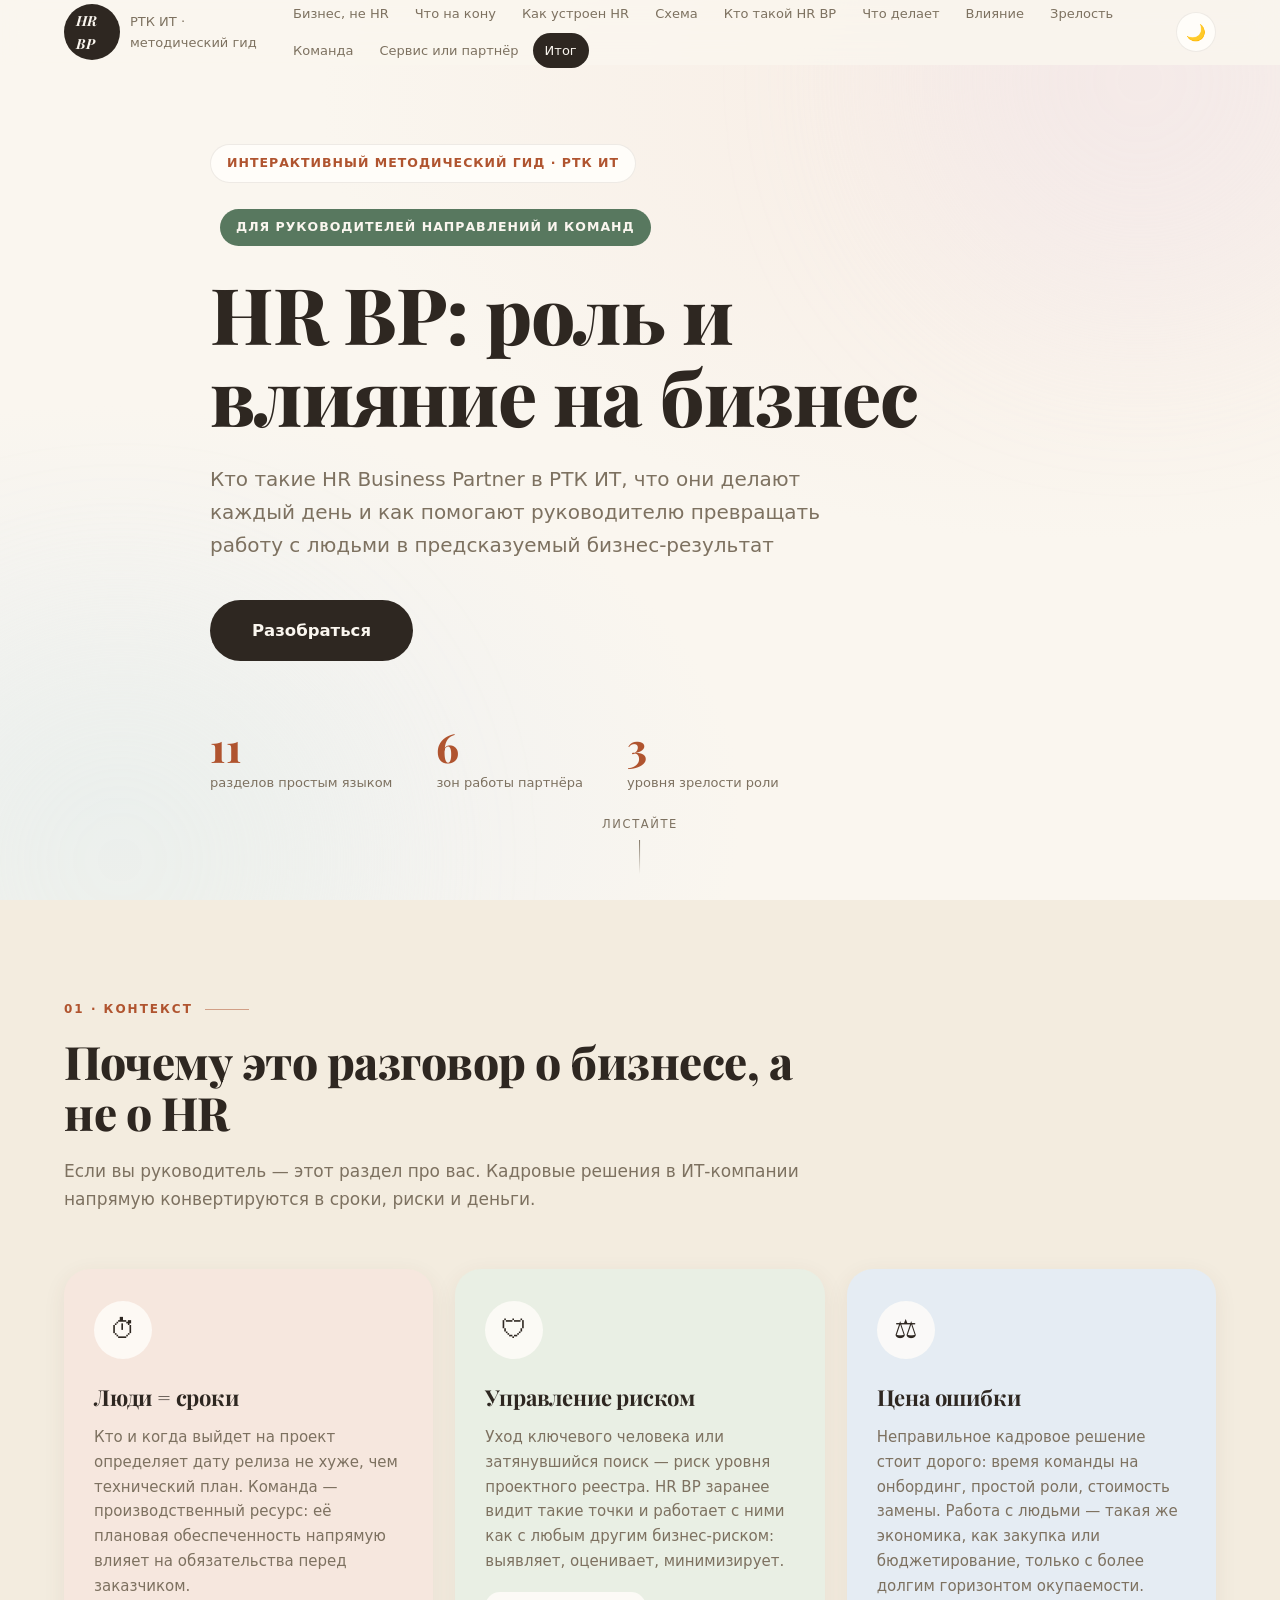
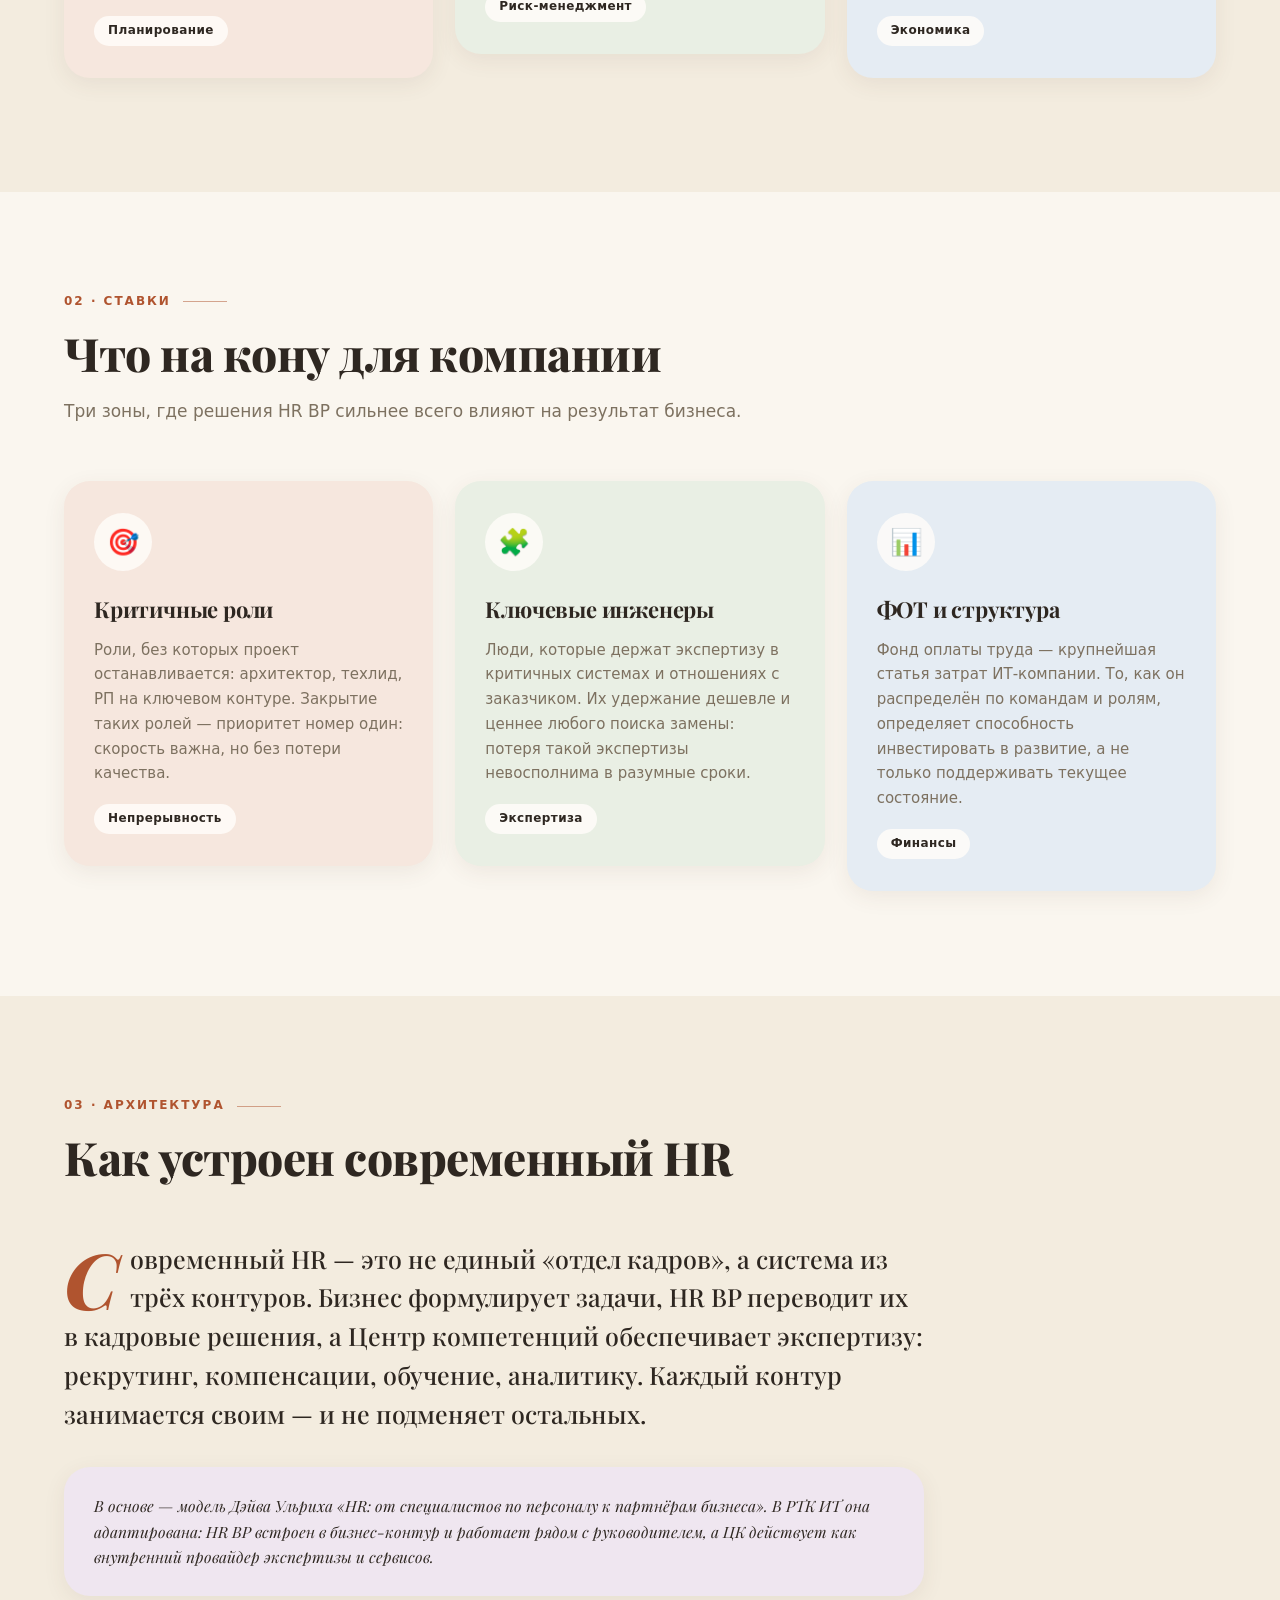
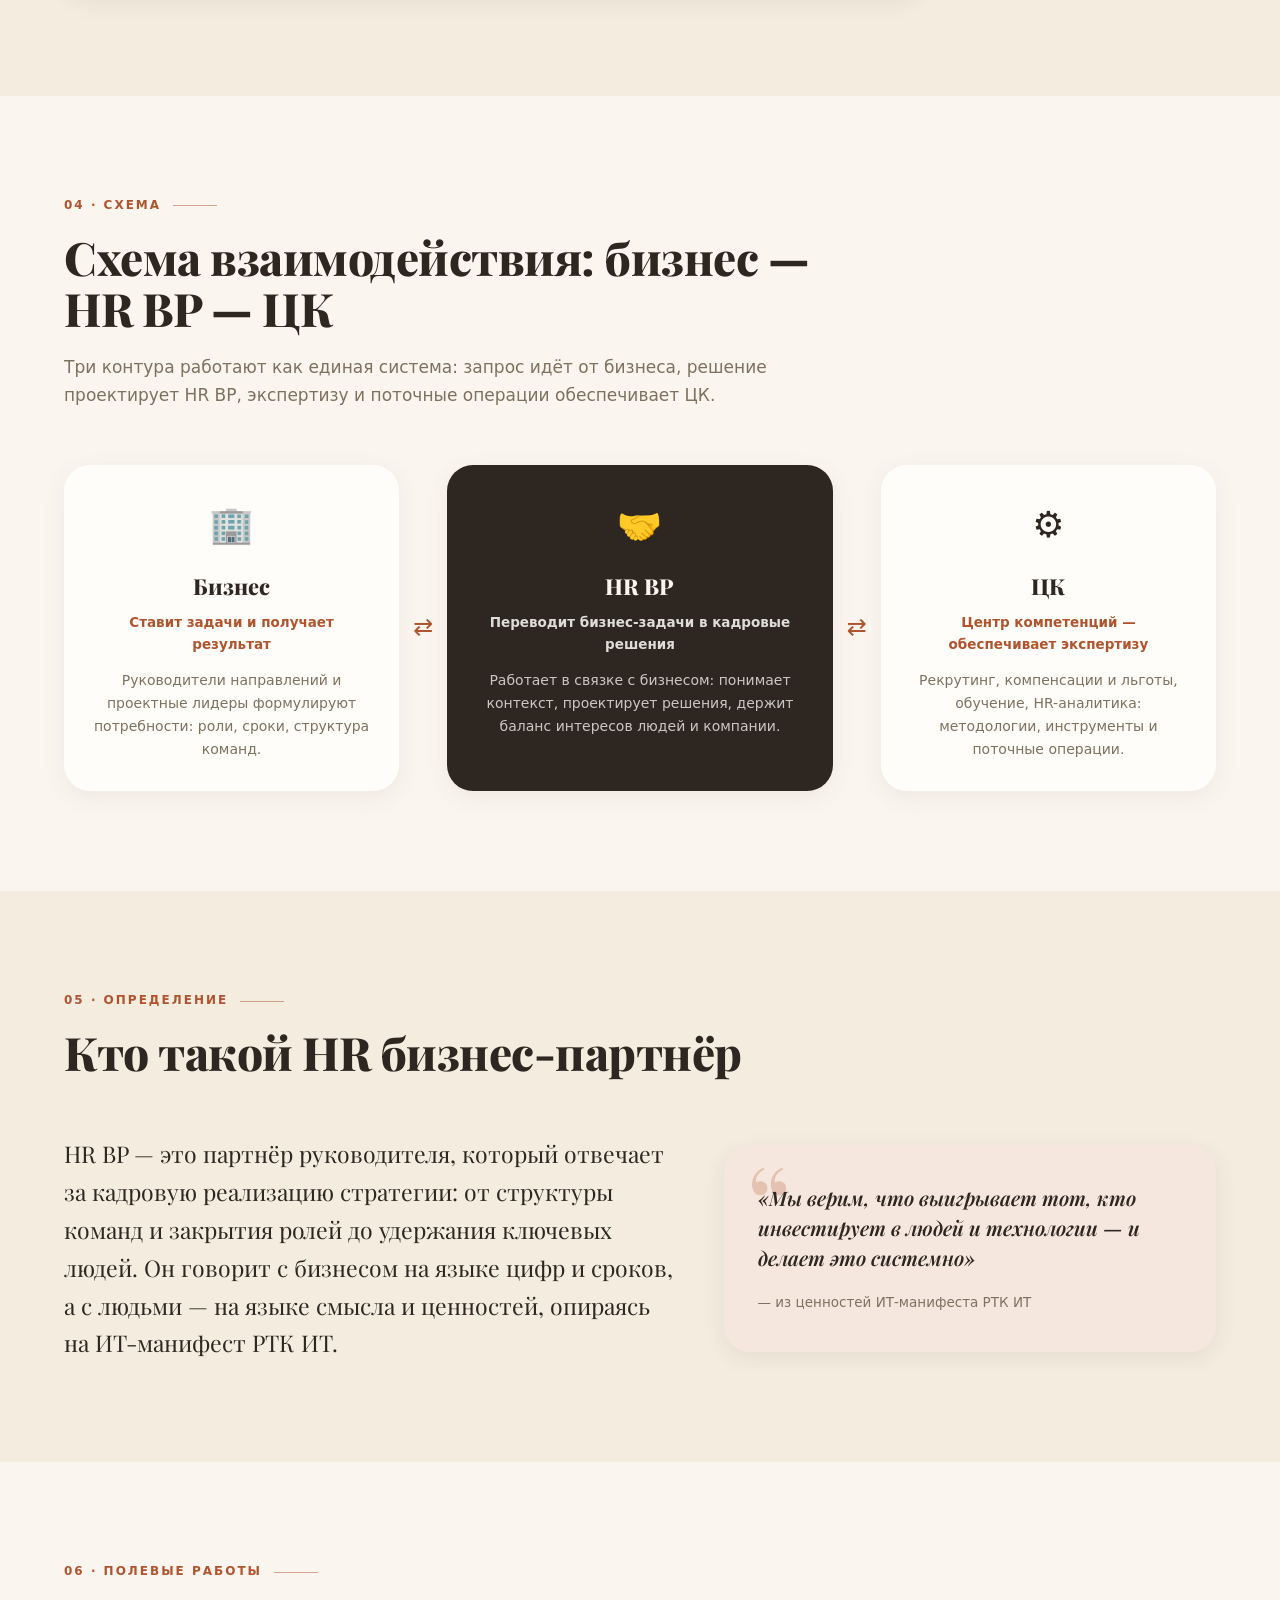
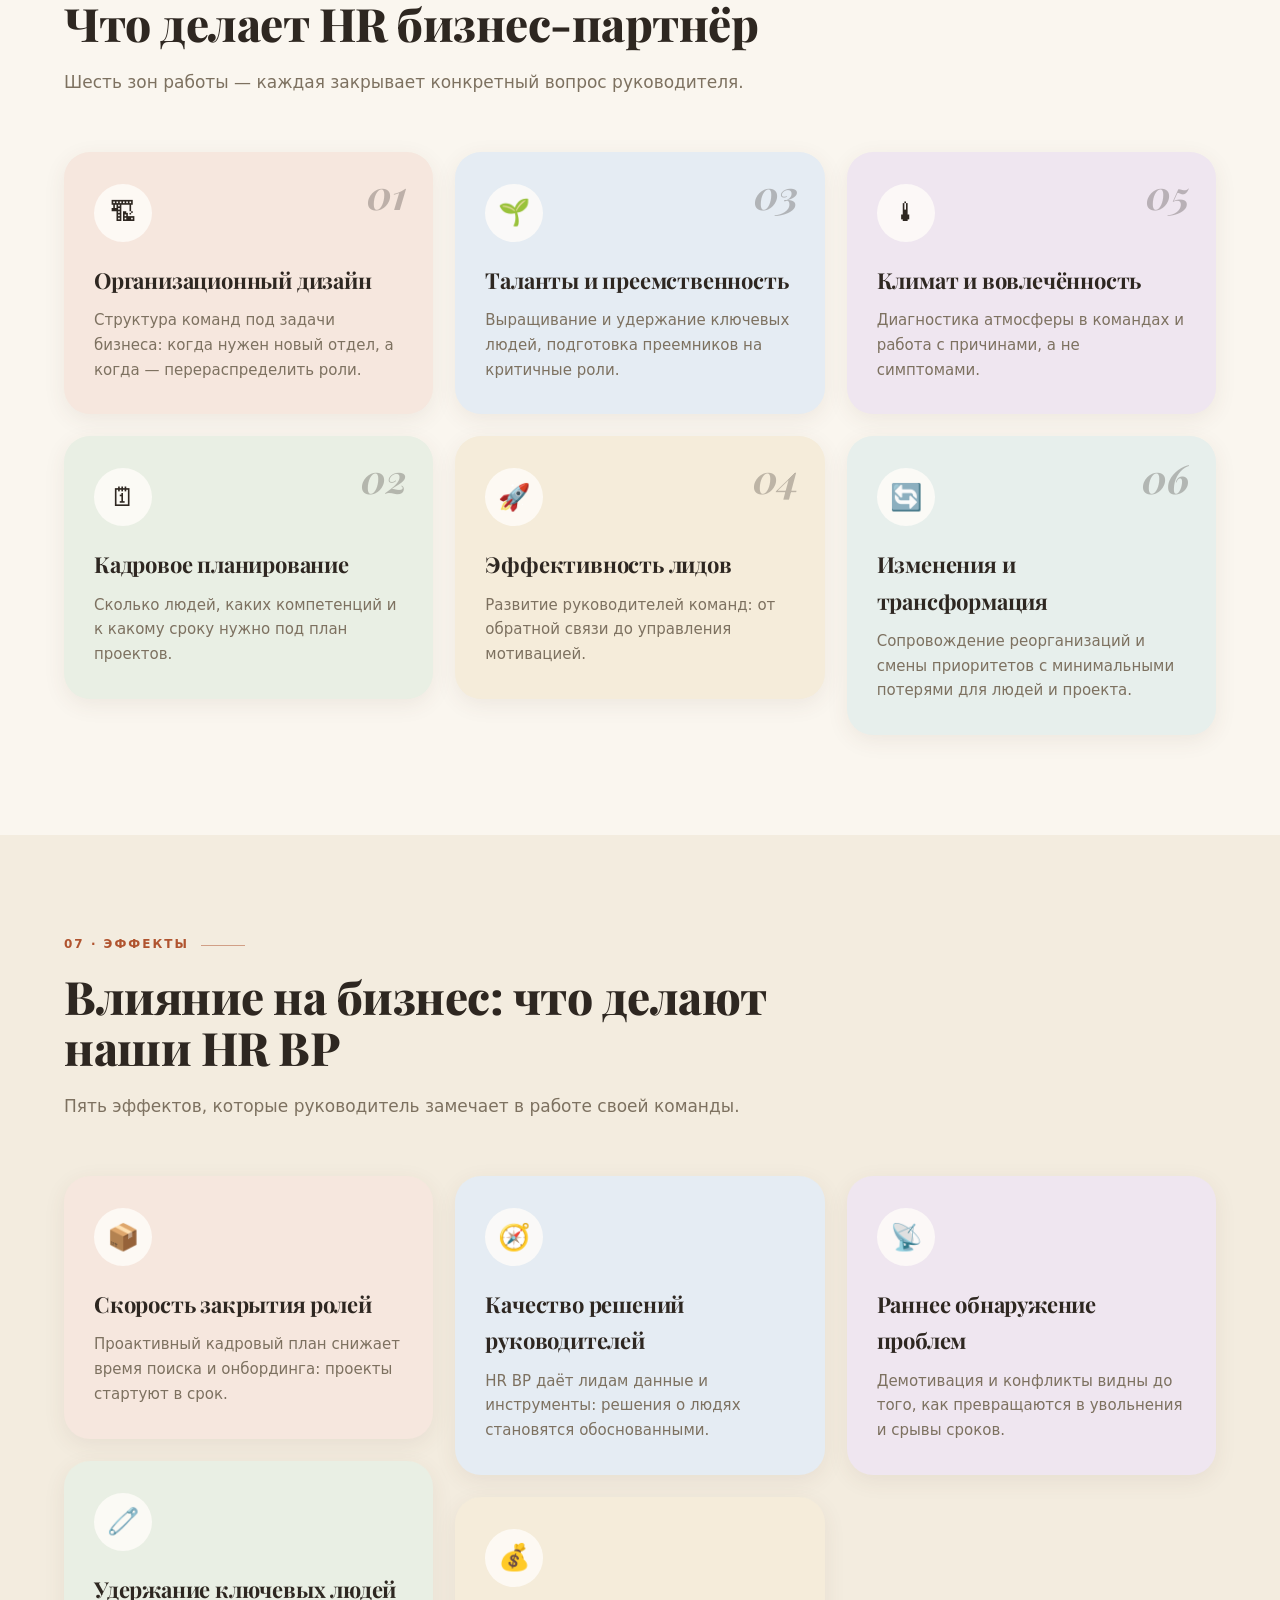
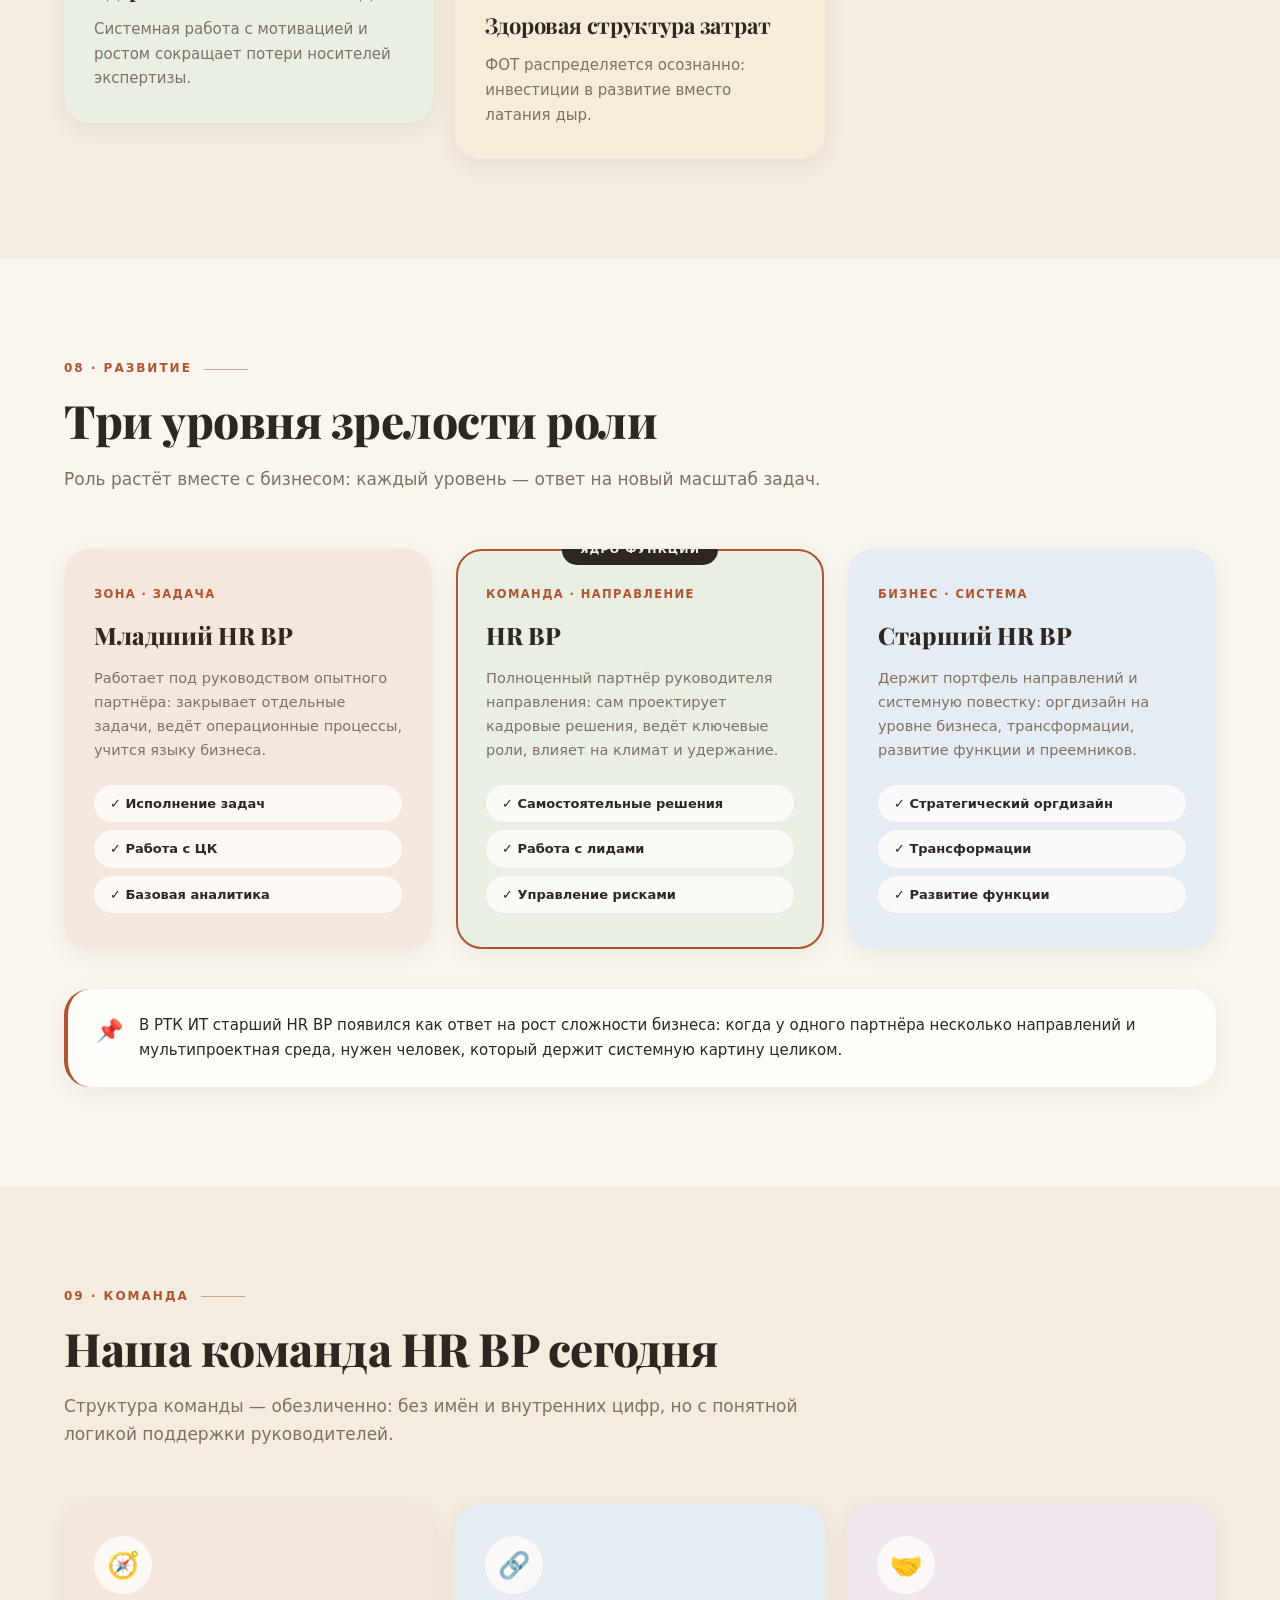
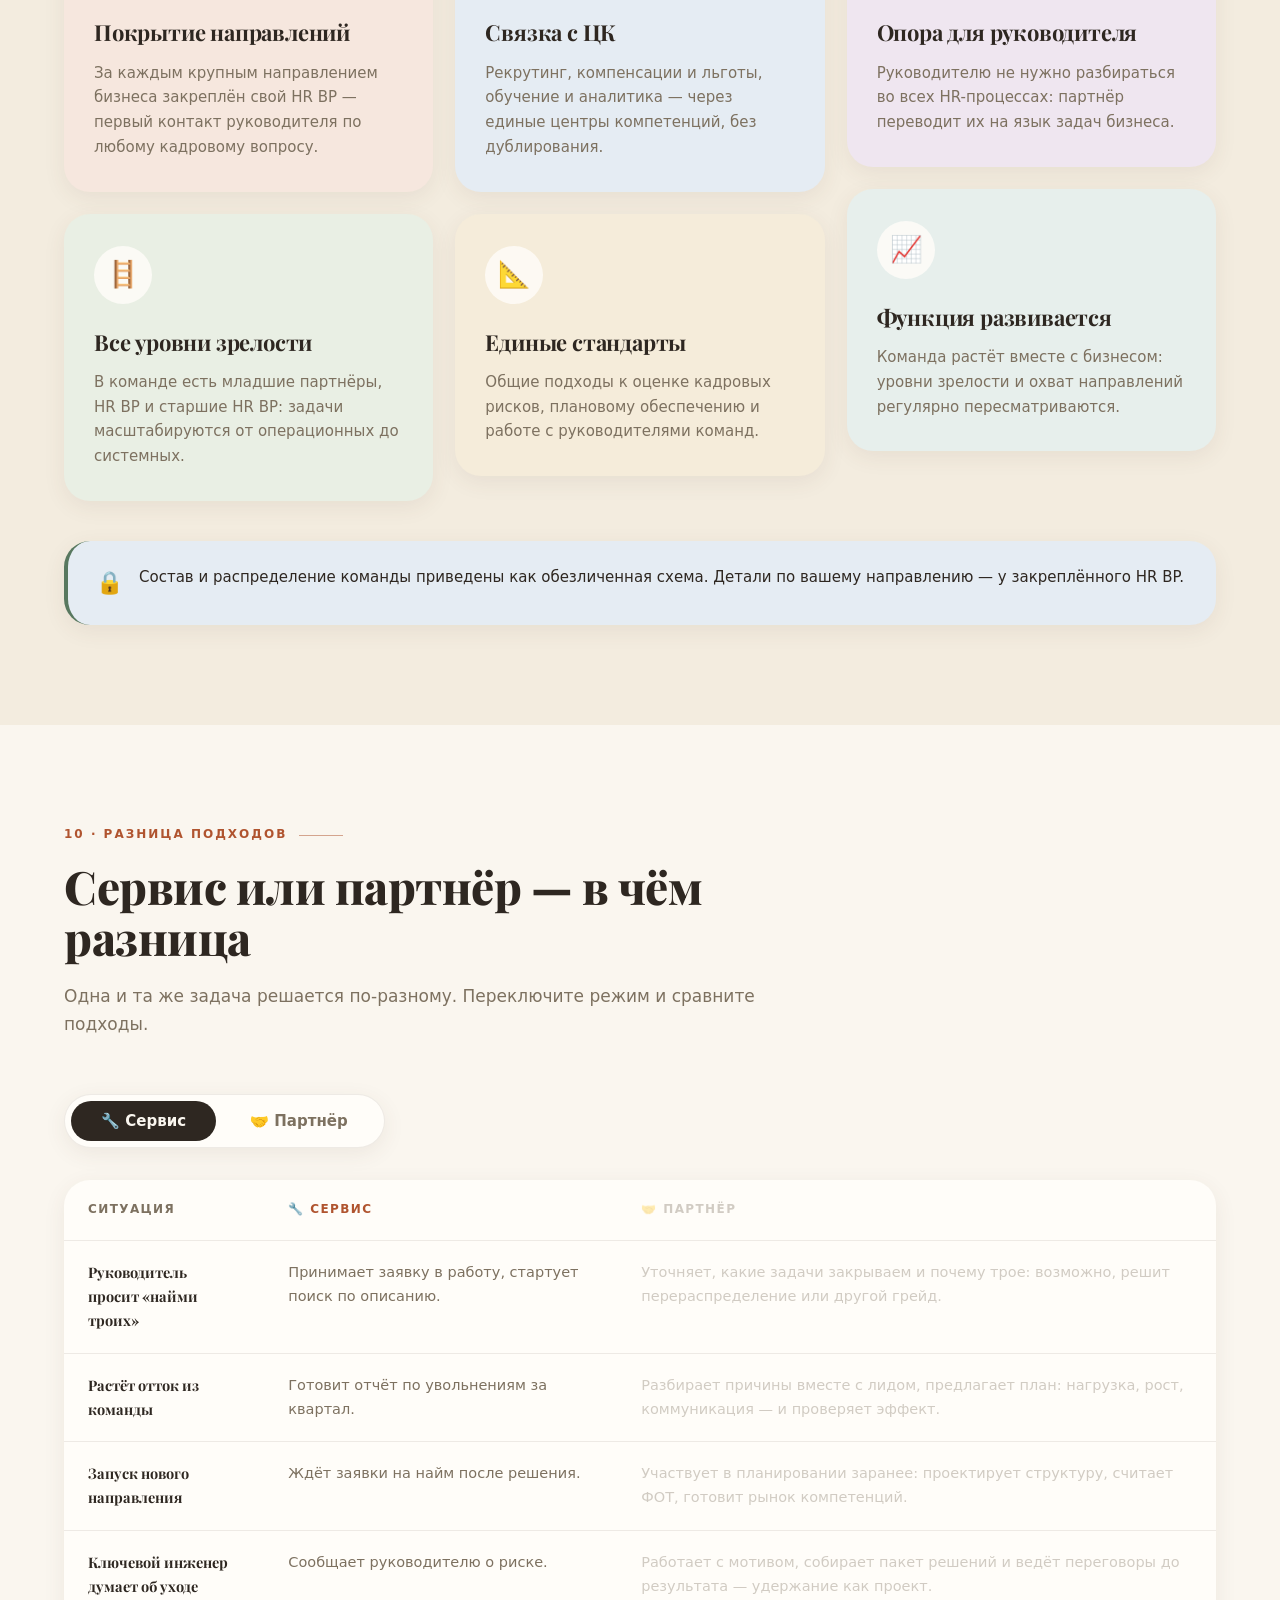
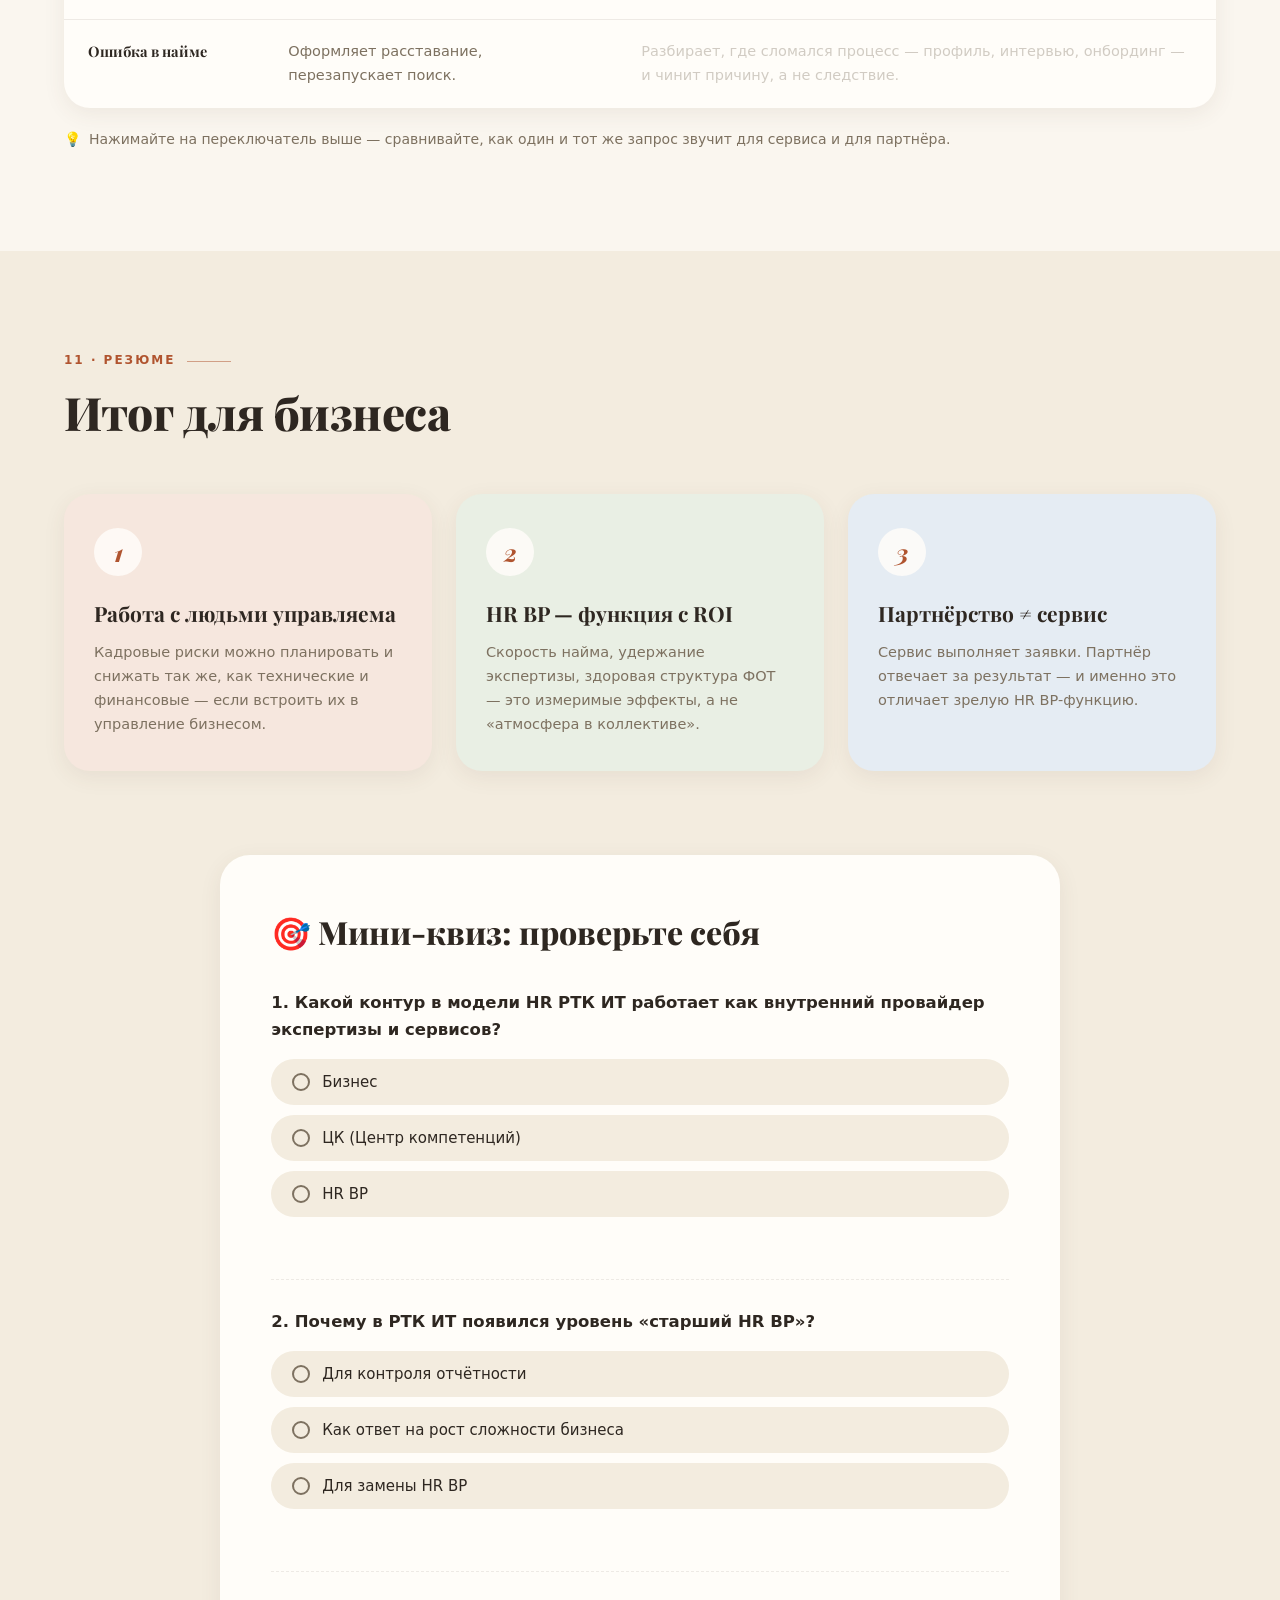
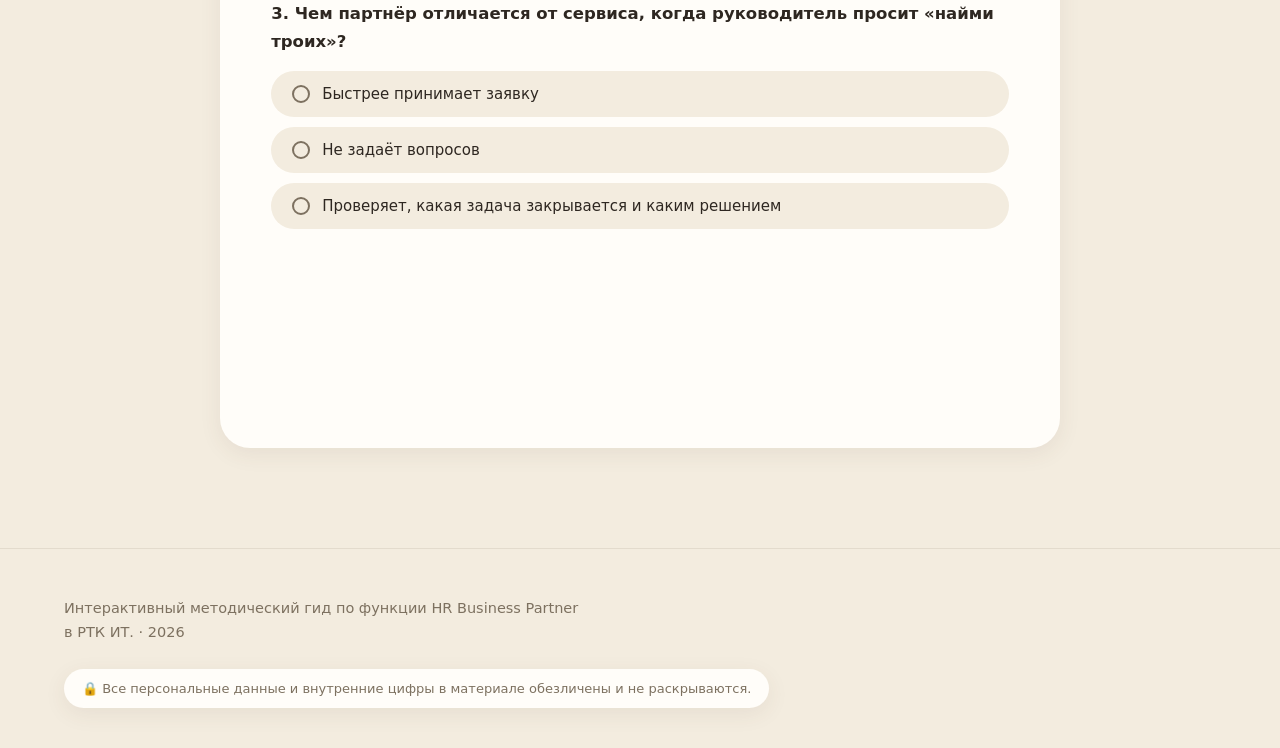
<file: index.html>
<!DOCTYPE html>
<html lang="ru">
<head>
  <meta charset="UTF-8">
  <meta name="viewport" content="width=device-width, initial-scale=1.0">
  <title>HR BP: роль и влияние на бизнес</title>
  <meta name="description" content="Интерактивный методический гид по функции HR Business Partner в РТК ИТ">
  <link rel="preconnect" href="https://fonts.googleapis.com">
  <link rel="preconnect" href="https://fonts.gstatic.com" crossorigin>
  <link href="https://fonts.googleapis.com/css2?family=Playfair+Display:ital,wght@0,500;0,700;0,800;1,600&display=swap" rel="stylesheet">
  <link rel="stylesheet" href="styles.css?v=2">
</head>
<body>
  <div class="progress-bar" id="progressBar"></div>

  <header class="header" id="header">
    <div class="container header__inner">
      <a href="#hero" class="logo">
        <span class="logo__badge">HR BP</span>
        <span class="logo__text">РТК&nbsp;ИТ · методический гид</span>
      </a>
      <nav class="nav" id="nav" aria-label="Разделы"></nav>
      <button class="theme-toggle" id="themeToggle" aria-label="Переключить тему">
        <span class="theme-toggle__icon">🌙</span>
      </button>
      <button class="burger" id="burger" aria-label="Меню">
        <span></span><span></span><span></span>
      </button>
    </div>
  </header>

  <main id="content"></main>

  <footer class="footer" id="footer"></footer>

  <script src="app.js?v=5"></script>
</body>
</html>
</file>
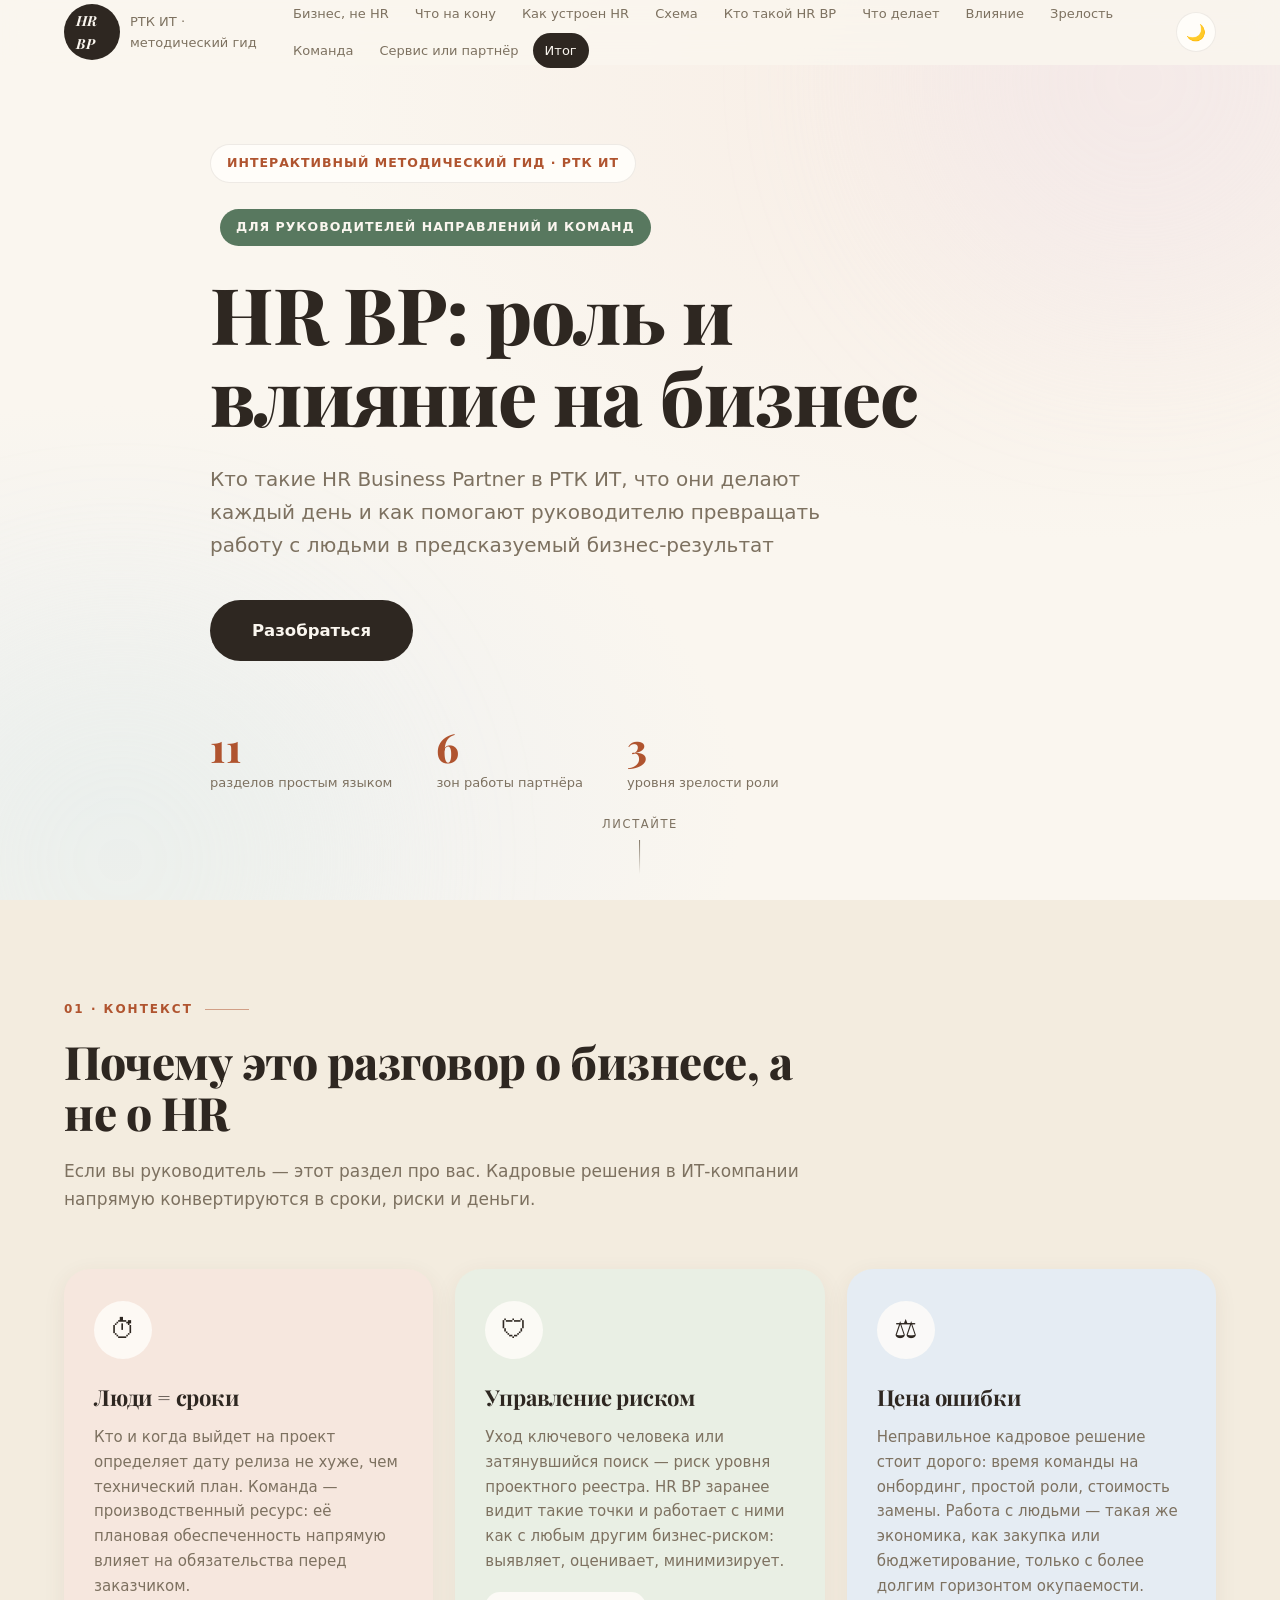
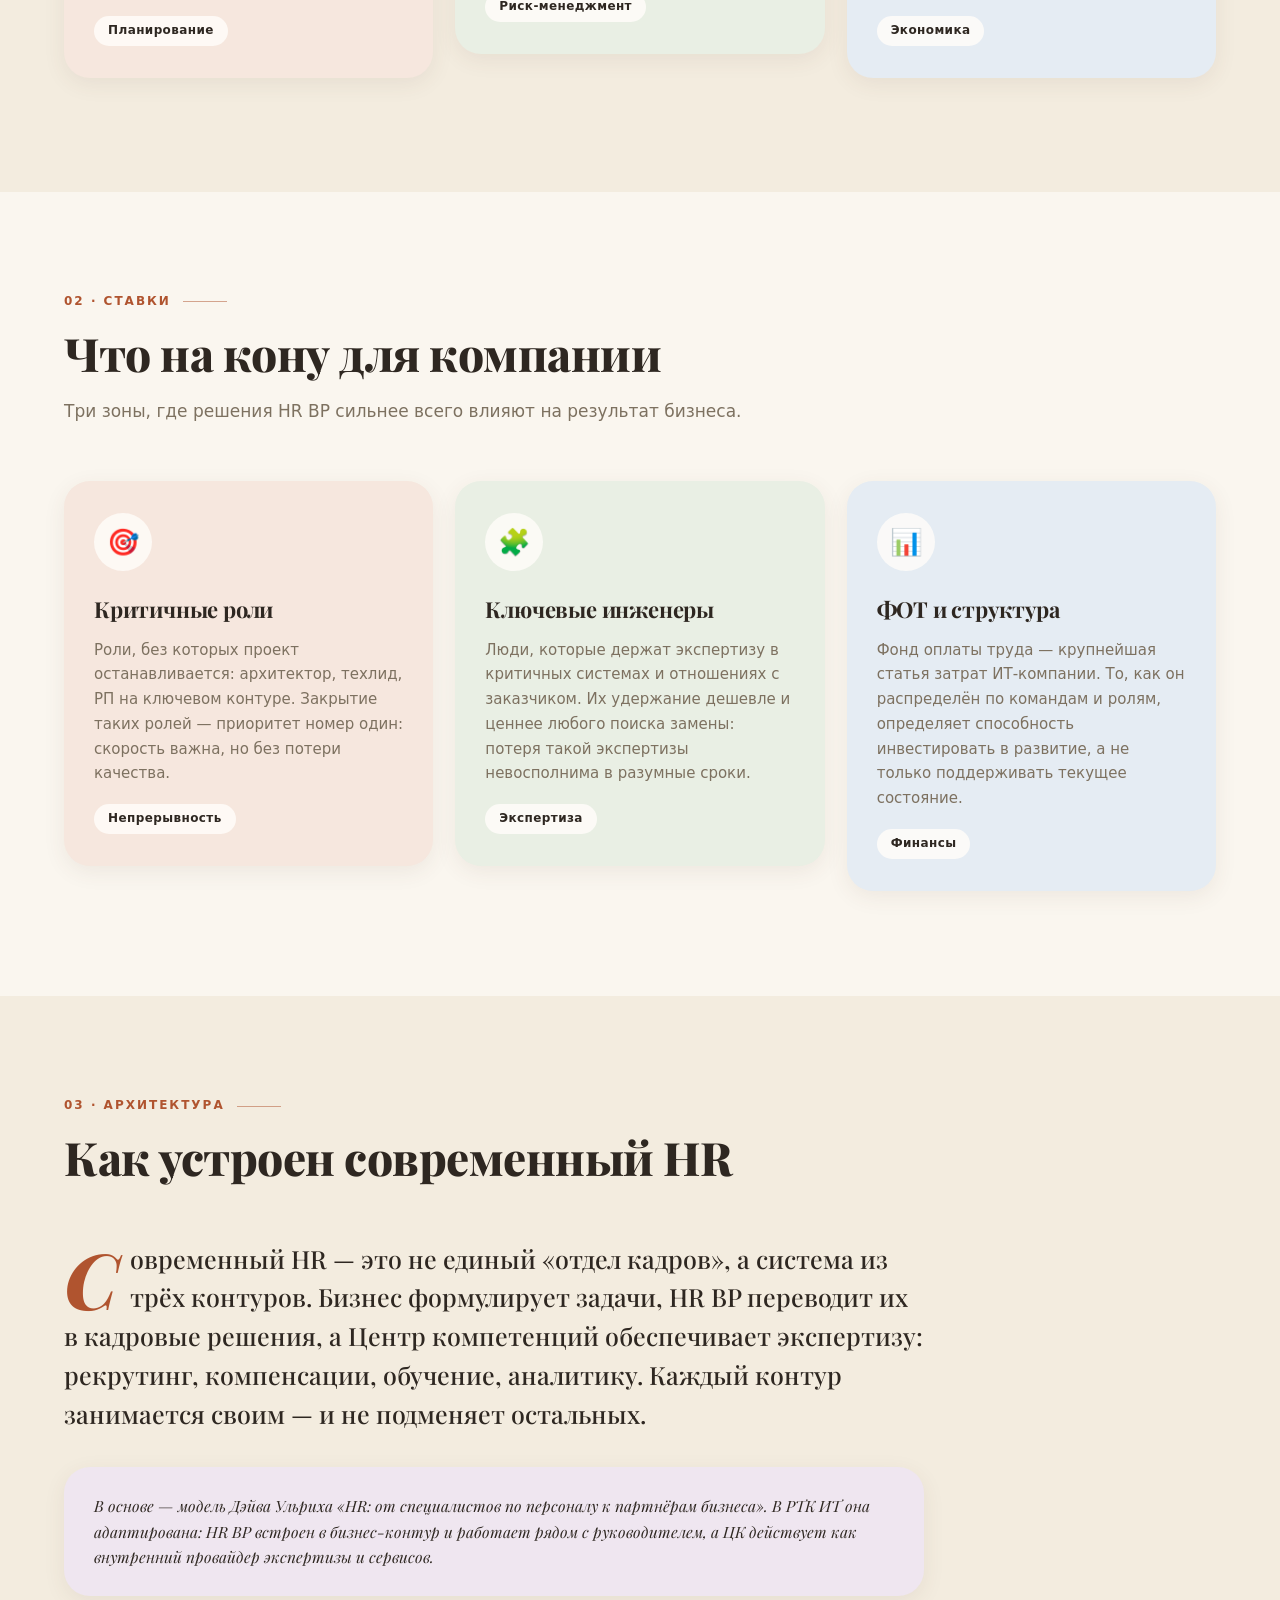
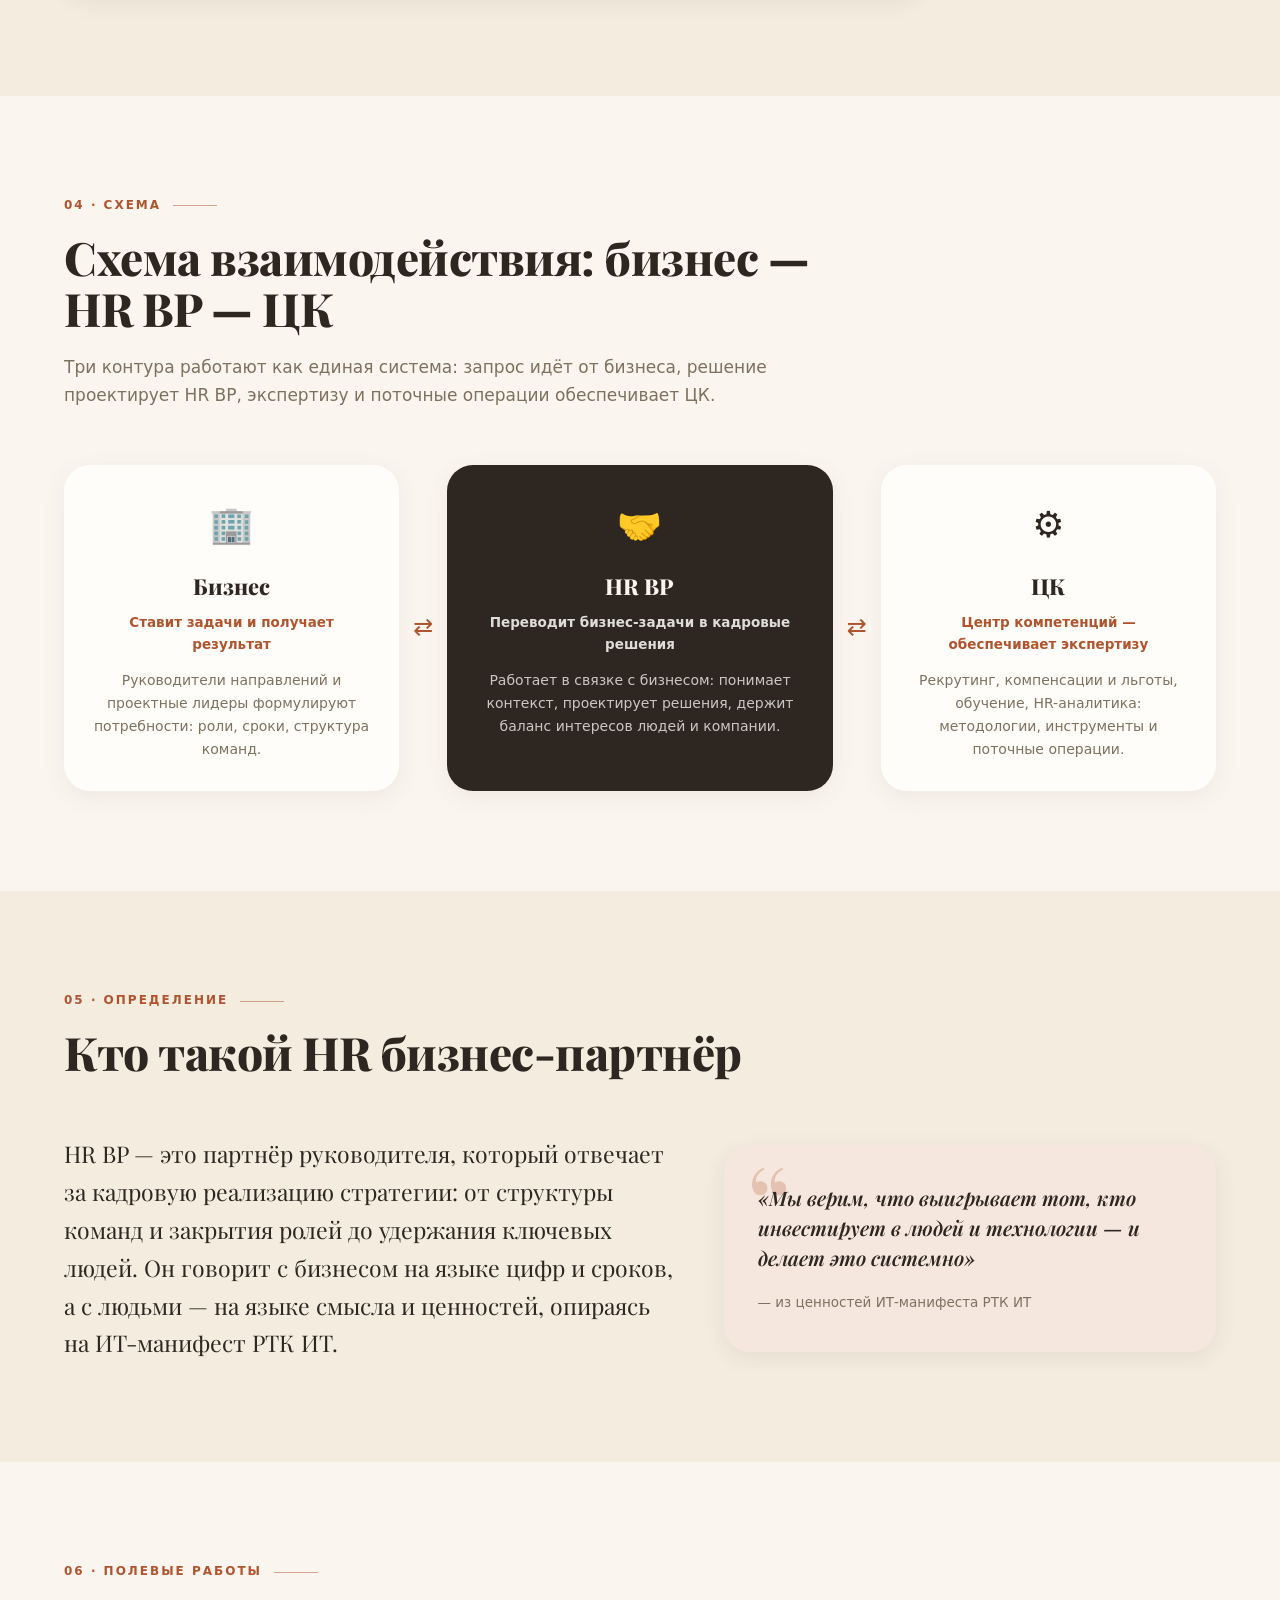
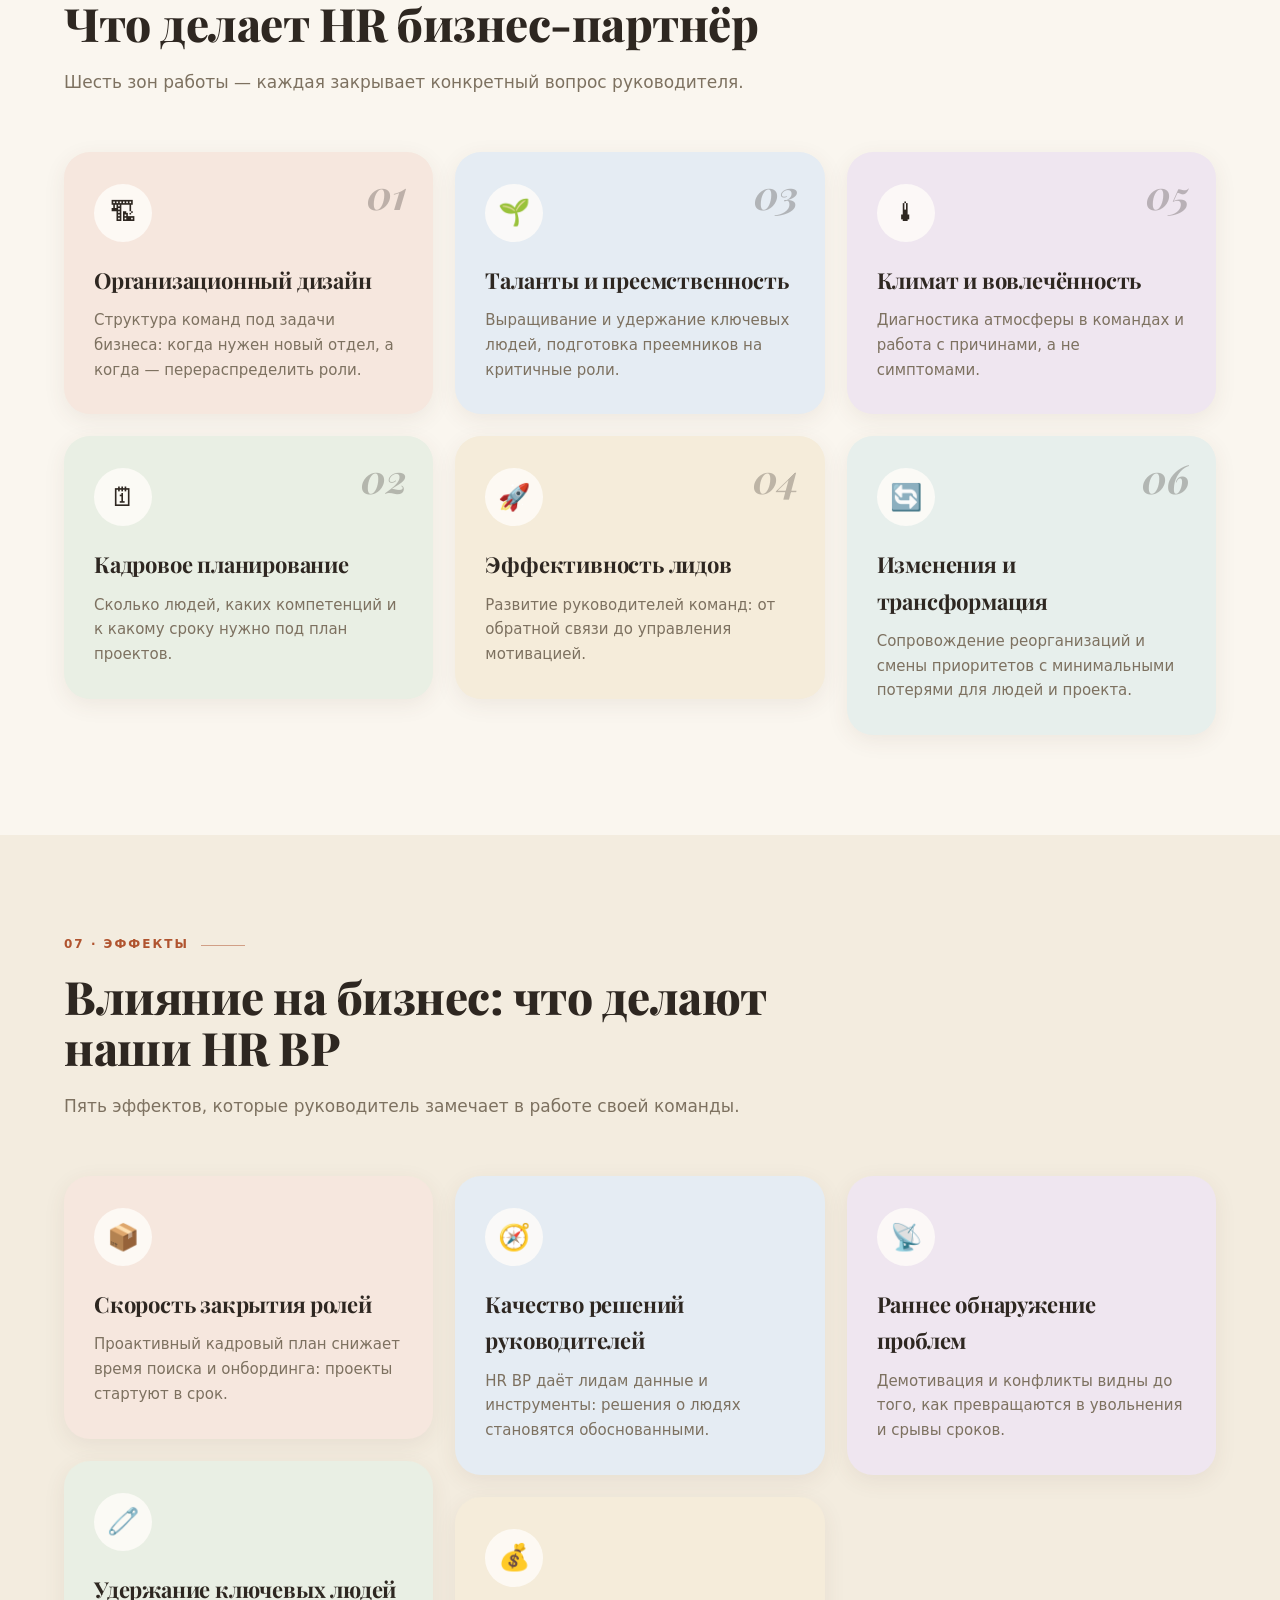
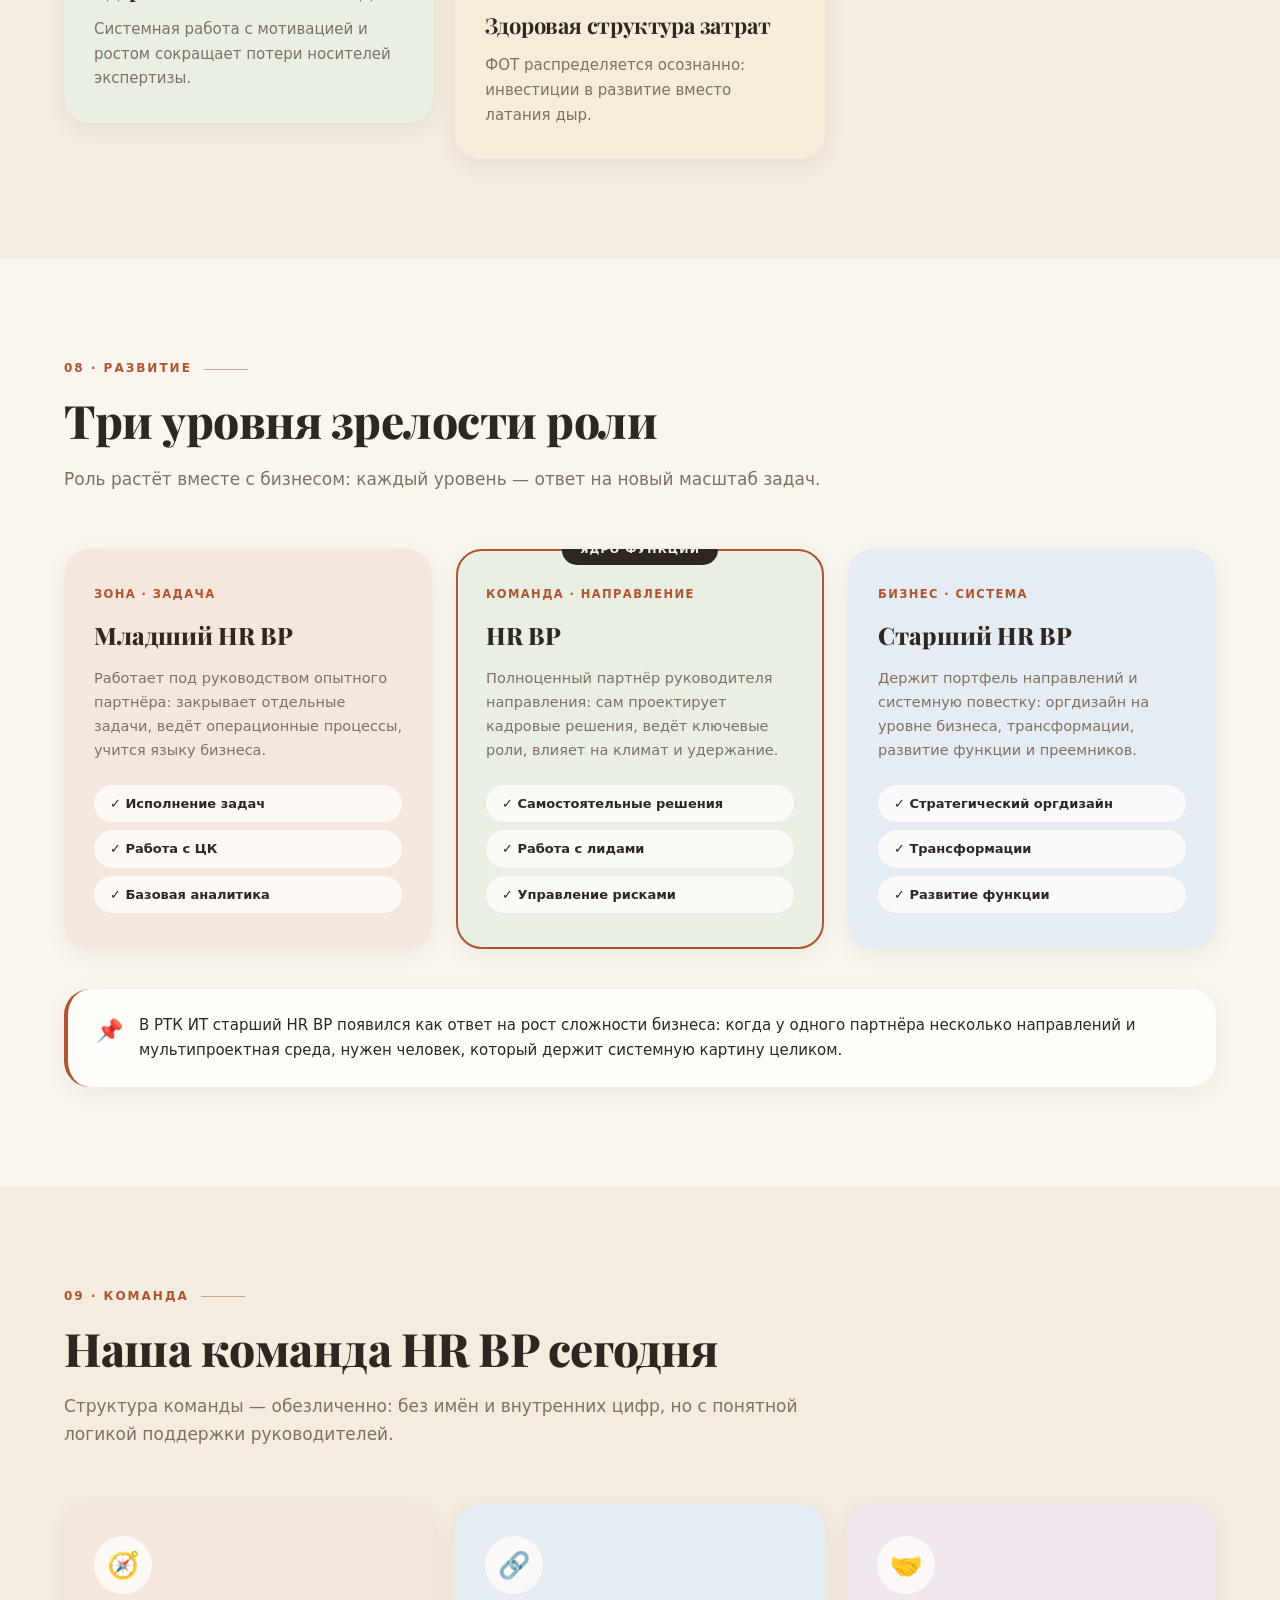
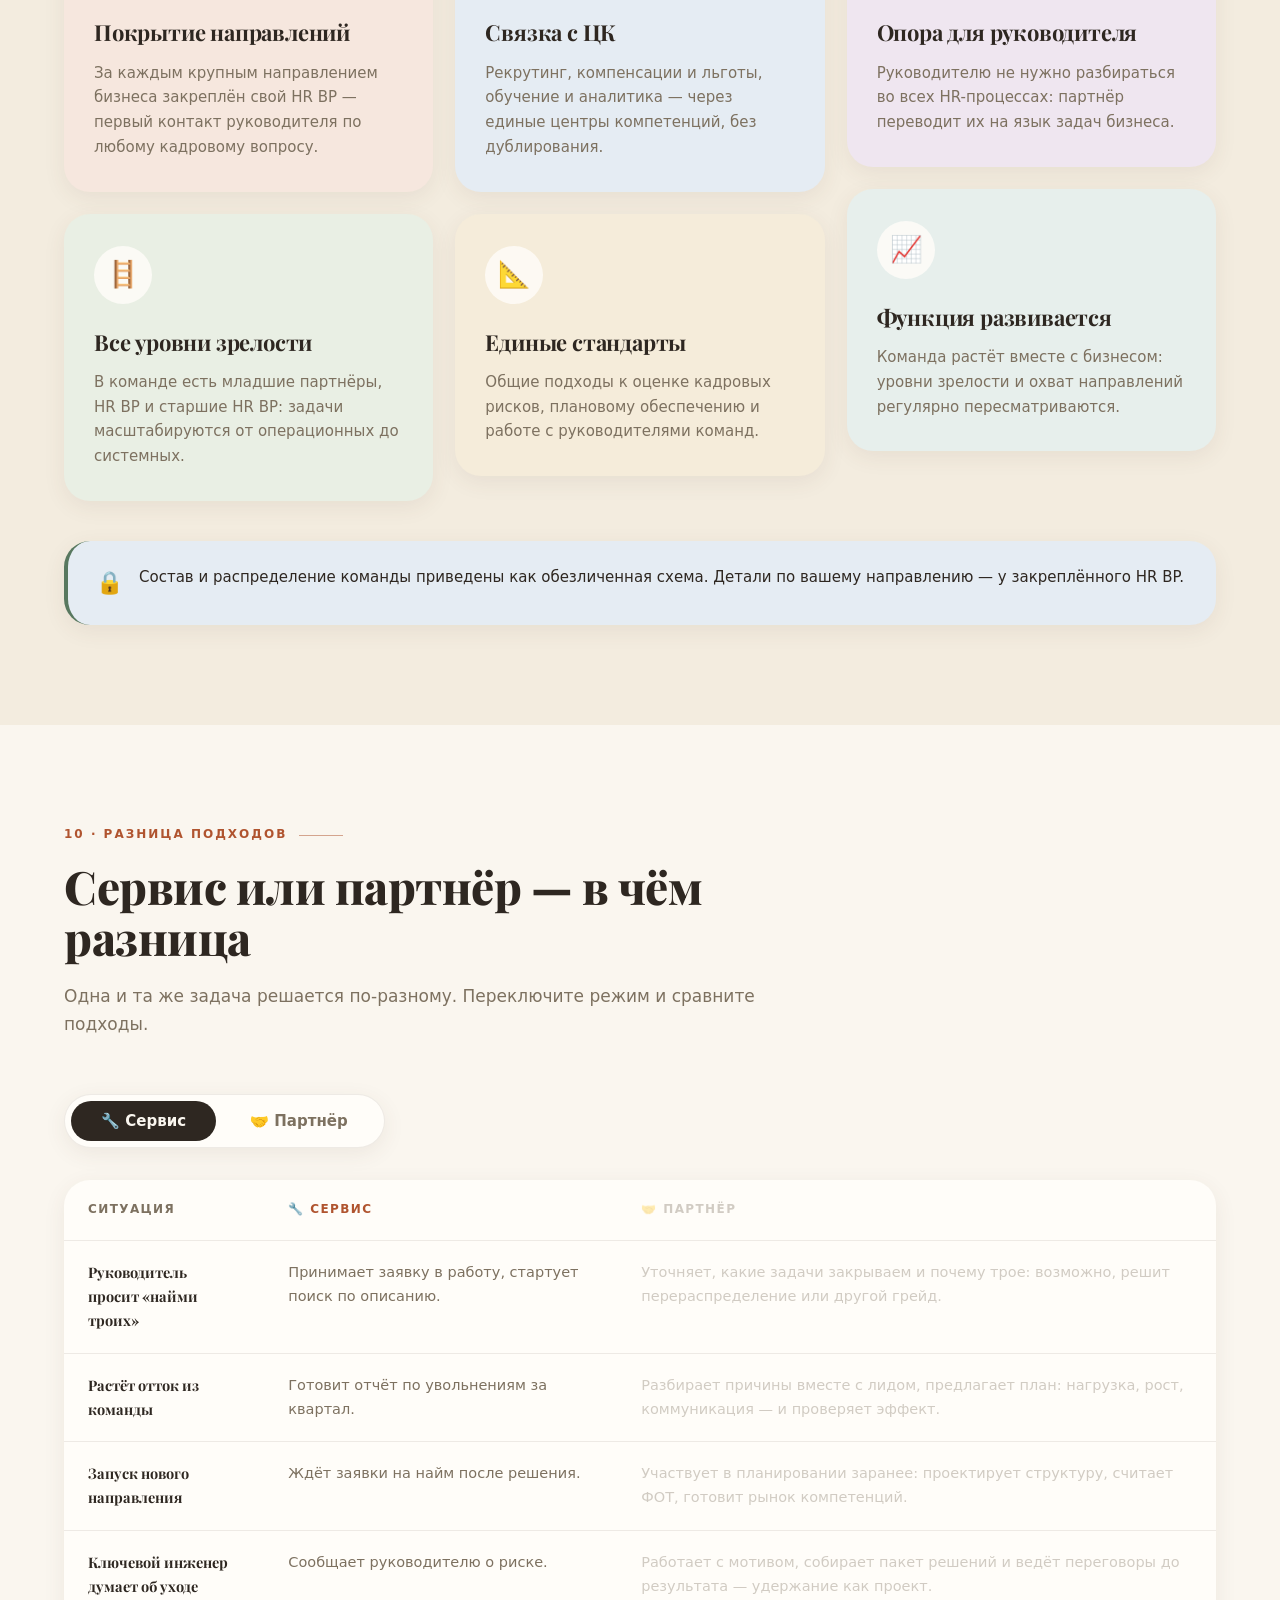
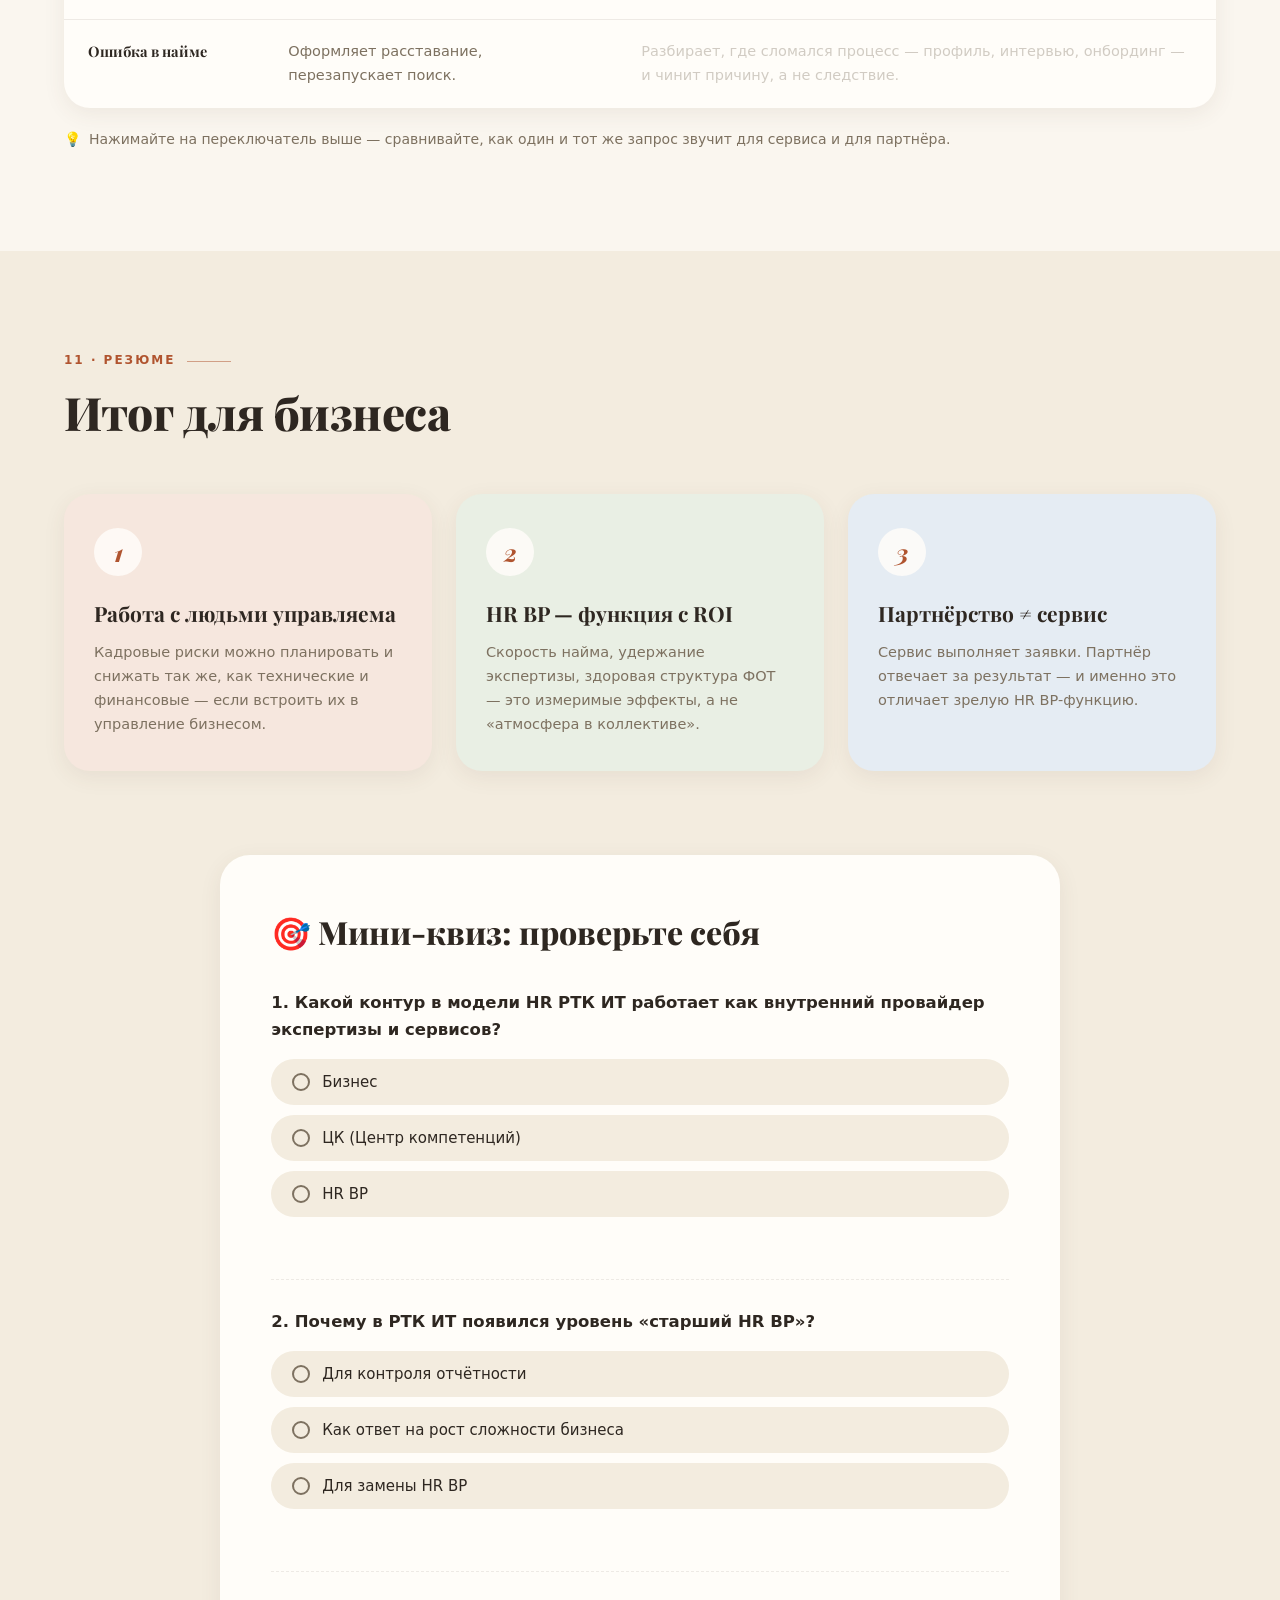
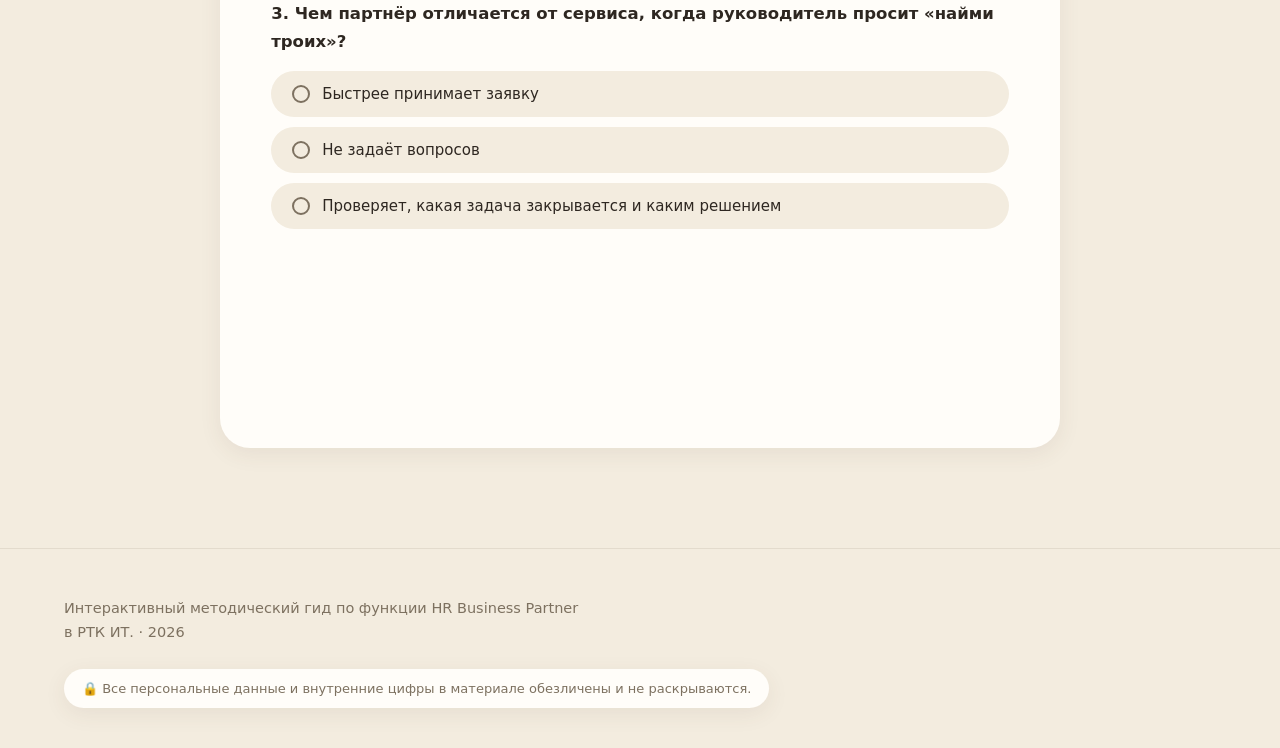
<file: hrbp-standalone.html>
<!DOCTYPE html>
<html lang="ru">
<head>
  <meta charset="UTF-8">
  <meta name="viewport" content="width=device-width, initial-scale=1.0">
  <title>HR BP: роль и влияние на бизнес</title>
  <meta name="description" content="Интерактивный методический гид по функции HR Business Partner в РТК ИТ — для руководителей">
  <link rel="preconnect" href="https://fonts.googleapis.com">
  <link rel="preconnect" href="https://fonts.gstatic.com" crossorigin>
  <link href="https://fonts.googleapis.com/css2?family=Playfair+Display:ital,wght@0,500;0,700;0,800;1,600&display=swap" rel="stylesheet">
  <style>
/* ============ Pinterest-эстетика: тёплая палитра, антиква, masonry-пины ============ */

:root {
  --bg: #faf6ef;
  --bg-soft: #f3ecdf;
  --bg-elevated: #fffdf9;
  --text: #2e2721;
  --text-muted: #7d7160;
  --accent: #b0542f;        /* терракота */
  --accent-2: #58785f;      /* шалфей */
  --accent-3: #8a6d9c;      /* пыльная сирень */
  --pin-1: #f6e7de;         /* blush */
  --pin-2: #e9efe4;         /* sage */
  --pin-3: #e5ecf3;         /* dusty blue */
  --pin-4: #f5ecda;         /* sand */
  --pin-5: #efe6f0;         /* mauve */
  --pin-6: #e7efec;         /* eucalyptus */
  --card-border: rgba(90, 70, 50, 0.1);
  --shadow: 0 6px 22px rgba(90, 70, 50, 0.08);
  --shadow-hover: 0 16px 38px rgba(90, 70, 50, 0.16);
  --ok: #4d7c5a;
  --radius: 26px;
  --font-display: "Playfair Display", Georgia, "Times New Roman", serif;
  --font-body: "Segoe UI", "Inter", system-ui, -apple-system, sans-serif;
  --transition: 0.35s cubic-bezier(0.22, 1, 0.36, 1);
}

html[data-theme="dark"] {
  --bg: #161210;
  --bg-soft: #1d1815;
  --bg-elevated: #231d18;
  --text: #ede5d8;
  --text-muted: #a59781;
  --accent: #d97e50;
  --accent-2: #87ab8e;
  --accent-3: #b296c7;
  --pin-1: #2c211a;
  --pin-2: #20281f;
  --pin-3: #1f2830;
  --pin-4: #2c261a;
  --pin-5: #271f2e;
  --pin-6: #1e2a26;
  --card-border: rgba(237, 229, 216, 0.09);
  --shadow: 0 6px 22px rgba(0, 0, 0, 0.35);
  --shadow-hover: 0 16px 38px rgba(0, 0, 0, 0.5);
  --ok: #7fae91;
}

* { margin: 0; padding: 0; box-sizing: border-box; }
html { scroll-behavior: smooth; }

body {
  font-family: var(--font-body);
  background: var(--bg);
  color: var(--text);
  line-height: 1.65;
  transition: background 0.4s ease, color 0.4s ease;
  overflow-x: hidden;
}

.container { max-width: 1200px; margin: 0 auto; padding: 0 24px; }

::selection { background: var(--accent); color: #fff; }

/* ============ Прогресс-бар ============ */
.progress-bar {
  position: fixed; top: 0; left: 0; height: 3px; width: 0%;
  background: linear-gradient(90deg, var(--accent), var(--accent-3));
  z-index: 1000; transition: width 0.1s linear;
}

/* ============ Шапка ============ */
.header {
  position: fixed; top: 0; left: 0; right: 0; z-index: 100;
  backdrop-filter: blur(14px);
  background: color-mix(in srgb, var(--bg) 78%, transparent);
  border-bottom: 1px solid transparent;
  transition: var(--transition);
}
.header.scrolled { border-bottom-color: var(--card-border); }
.header__inner { display: flex; align-items: center; gap: 16px; height: 64px; }

.logo { display: flex; align-items: center; gap: 10px; text-decoration: none; color: var(--text); }
.logo__badge {
  font-family: var(--font-display); font-style: italic; font-weight: 700;
  background: var(--text); color: var(--bg);
  font-size: 14px; padding: 5px 12px; border-radius: 999px;
}
.logo__text { font-size: 13px; color: var(--text-muted); }

.nav { display: flex; gap: 2px; margin-left: auto; flex-wrap: wrap; }
.nav a {
  color: var(--text-muted); text-decoration: none; font-size: 13px;
  padding: 7px 12px; border-radius: 999px; transition: var(--transition);
  white-space: nowrap;
}
.nav a:hover { color: var(--text); background: var(--bg-soft); }
.nav a.active { color: var(--bg); background: var(--text); }

.theme-toggle {
  background: var(--bg-elevated); border: 1px solid var(--card-border);
  border-radius: 999px; width: 40px; height: 40px; cursor: pointer;
  font-size: 16px; display: grid; place-items: center;
  transition: var(--transition); flex-shrink: 0;
}
.theme-toggle:hover { transform: rotate(15deg) scale(1.06); border-color: var(--accent); }

.burger { display: none; flex-direction: column; gap: 5px; background: none; border: none; cursor: pointer; padding: 8px; }
.burger span { width: 22px; height: 2px; background: var(--text); border-radius: 2px; transition: var(--transition); }
.burger.open span:nth-child(1) { transform: translateY(7px) rotate(45deg); }
.burger.open span:nth-child(2) { opacity: 0; }
.burger.open span:nth-child(3) { transform: translateY(-7px) rotate(-45deg); }

/* ============ Hero ============ */
.hero {
  position: relative; min-height: 100svh;
  display: flex; align-items: center;
  background:
    radial-gradient(60% 50% at 85% 10%, color-mix(in srgb, var(--pin-1) 70%, transparent), transparent),
    radial-gradient(50% 45% at 8% 90%, color-mix(in srgb, var(--pin-3) 65%, transparent), transparent),
    var(--bg);
  padding: 130px 0 90px;
  overflow: hidden;
}
.hero__glow {
  position: absolute; width: 480px; height: 480px; border-radius: 50%;
  filter: blur(90px); opacity: 0.35; animation: floatGlow 10s ease-in-out infinite alternate;
}
.hero__glow--1 { background: var(--pin-5); top: -160px; right: -100px; }
.hero__glow--2 { background: var(--pin-2); bottom: -200px; left: -120px; animation-delay: -5s; }
@keyframes floatGlow {
  from { transform: translate(0, 0) scale(1); }
  to { transform: translate(40px, 30px) scale(1.1); }
}

.hero__inner { position: relative; z-index: 1; max-width: 860px; }
.hero__eyebrow, .hero__audience {
  display: inline-block; font-size: 12.5px; font-weight: 600; letter-spacing: 1px;
  text-transform: uppercase; padding: 8px 16px; border-radius: 999px; margin: 0 0 26px;
  animation: fadeUp 0.7s ease both;
}
.hero__eyebrow { color: var(--accent); background: var(--bg-elevated); border: 1px solid var(--card-border); }
.hero__audience {
  color: var(--bg); background: var(--accent-2); margin-left: 10px;
  animation: fadeUp 0.7s ease 0.05s both;
}
.hero__title {
  font-family: var(--font-display); font-weight: 800;
  font-size: clamp(40px, 6.8vw, 78px);
  line-height: 1.06; letter-spacing: -1px;
  margin-bottom: 26px;
  animation: fadeUp 0.7s ease 0.12s both;
}
.hero__title em { font-style: italic; color: var(--accent); }
.hero__subtitle {
  font-size: clamp(16px, 2.1vw, 20px); color: var(--text-muted);
  max-width: 660px; margin-bottom: 38px;
  animation: fadeUp 0.7s ease 0.2s both;
}
.hero__cta {
  display: inline-block; padding: 17px 42px; border: none; cursor: pointer;
  background: var(--text); color: var(--bg);
  font-size: 16.5px; font-weight: 600; border-radius: 999px;
  transition: var(--transition); text-decoration: none;
  animation: fadeUp 0.7s ease 0.28s both;
}
.hero__cta:hover { background: var(--accent); color: #fff; transform: translateY(-3px); box-shadow: 0 14px 32px rgba(176, 84, 47, 0.35); }
@keyframes fadeUp { from { opacity: 0; transform: translateY(28px); } to { opacity: 1; transform: translateY(0); } }

.hero__stats { display: flex; gap: 44px; margin-top: 64px; flex-wrap: wrap; animation: fadeUp 0.7s ease 0.42s both; }
.hero__stat b {
  font-family: var(--font-display); font-size: 40px; font-weight: 800;
  color: var(--accent); display: block; line-height: 1.1;
}
.hero__stat span { font-size: 13px; color: var(--text-muted); }

.hero__scroll-hint {
  position: absolute; bottom: 26px; left: 50%; transform: translateX(-50%);
  color: var(--text-muted); font-size: 11.5px; letter-spacing: 1.6px; text-transform: uppercase;
  display: flex; flex-direction: column; align-items: center; gap: 6px;
}
.hero__scroll-hint::after {
  content: ""; width: 1px; height: 34px; background: linear-gradient(var(--text-muted), transparent);
  animation: scrollHint 1.8s ease infinite;
}
@keyframes scrollHint {
  0% { transform: scaleY(0); transform-origin: top; }
  50% { transform: scaleY(1); transform-origin: top; }
  51% { transform: scaleY(1); transform-origin: bottom; }
  100% { transform: scaleY(0); transform-origin: bottom; }
}

/* ============ Секции ============ */
.section { padding: 100px 0; position: relative; }
.section:nth-child(even) { background: var(--bg-soft); transition: background 0.4s ease; }

.section__head { max-width: 780px; margin-bottom: 56px; }
.section__kicker {
  font-size: 12px; font-weight: 700; letter-spacing: 2px; text-transform: uppercase;
  color: var(--accent); margin-bottom: 16px;
  display: flex; align-items: center; gap: 12px;
}
.section__kicker::after { content: ""; flex: 0 0 44px; height: 1px; background: var(--accent); opacity: 0.5; }
.section__title {
  font-family: var(--font-display);
  font-size: clamp(30px, 4.2vw, 46px); font-weight: 800;
  letter-spacing: -0.5px; line-height: 1.12; margin-bottom: 18px;
}
.section__subtitle { font-size: 17px; color: var(--text-muted); }

/* Reveal-анимации */
.reveal { opacity: 0; transform: translateY(30px); transition: opacity 0.7s ease, transform 0.7s cubic-bezier(0.22, 1, 0.36, 1); }
.reveal.visible { opacity: 1; transform: translateY(0); }
.reveal[data-delay="1"] { transition-delay: 0.12s; }
.reveal[data-delay="2"] { transition-delay: 0.24s; }
.reveal[data-delay="3"] { transition-delay: 0.36s; }

/* ============ Masonry-пины ============ */
.masonry { columns: 3 300px; column-gap: 22px; }
.masonry--tight { columns: 3 260px; }
.masonry > * { break-inside: avoid; margin-bottom: 22px; }

.pin {
  border-radius: var(--radius); padding: 32px 30px;
  background: var(--pin-c, var(--bg-elevated));
  box-shadow: var(--shadow);
  position: relative; overflow: hidden;
  transition: transform var(--transition), box-shadow var(--transition);
}
.pin-1 { --pin-c: var(--pin-1); }
.pin-2 { --pin-c: var(--pin-2); }
.pin-3 { --pin-c: var(--pin-3); }
.pin-4 { --pin-c: var(--pin-4); }
.pin-5 { --pin-c: var(--pin-5); }
.pin-6 { --pin-c: var(--pin-6); }

.pin:hover { transform: translateY(-7px) rotate(-0.4deg); box-shadow: var(--shadow-hover); }

.pin__icon {
  font-size: 26px; width: 58px; height: 58px; display: grid; place-items: center;
  background: color-mix(in srgb, var(--bg-elevated) 82%, transparent);
  border-radius: 50%; margin-bottom: 20px;
  transition: var(--transition);
}
.pin:hover .pin__icon { transform: scale(1.1) rotate(6deg); }
.pin__num {
  font-family: var(--font-display); font-style: italic;
  font-size: 40px; font-weight: 700; line-height: 1;
  opacity: 0.28; position: absolute; top: 22px; right: 26px;
}
.pin__title { font-family: var(--font-display); font-size: 22px; font-weight: 700; margin-bottom: 10px; letter-spacing: -0.2px; }
.pin__text { font-size: 15px; color: var(--text-muted); }
.pin__tag {
  display: inline-block; margin-top: 18px; font-size: 12px; font-weight: 600;
  color: var(--text); background: color-mix(in srgb, var(--bg-elevated) 85%, transparent);
  padding: 5px 14px; border-radius: 999px; letter-spacing: 0.4px;
}

/* ============ Редакционный блок (Как устроен HR) ============ */
.editorial { max-width: 860px; }
.editorial__lead {
  font-family: var(--font-display);
  font-size: clamp(19px, 2.4vw, 25px); line-height: 1.55; font-weight: 500;
}
.editorial__lead::first-letter {
  font-size: 3.1em; float: left; line-height: 0.82;
  padding: 6px 12px 0 0; color: var(--accent); font-weight: 800; font-style: italic;
}
.editorial__note {
  margin-top: 34px; padding: 26px 30px; border-radius: var(--radius);
  background: var(--pin-5); font-size: 15.5px;
  font-style: italic; font-family: var(--font-display);
  box-shadow: var(--shadow);
}

/* ============ Схема взаимодействия ============ */
.scheme { display: grid; grid-template-columns: 1fr auto 1.15fr auto 1fr; align-items: stretch; }
.scheme-node {
  border-radius: var(--radius); padding: 30px 26px; text-align: center;
  background: var(--pin-c, var(--bg-elevated));
  box-shadow: var(--shadow); transition: var(--transition);
}
.scheme-node.pin-1 { --pin-c: var(--pin-1); }
.scheme-node.accent { background: var(--text); color: var(--bg); }
.scheme-node:hover { transform: translateY(-6px); box-shadow: var(--shadow-hover); }
.scheme-node__icon { font-size: 36px; margin-bottom: 14px; }
.scheme-node__name { font-family: var(--font-display); font-size: 22px; font-weight: 800; margin-bottom: 6px; }
.scheme-node__role { font-size: 13.5px; font-weight: 600; color: var(--accent); margin-bottom: 14px; min-height: 42px; }
.scheme-node.accent .scheme-node__role { color: var(--bg-elevated); opacity: 0.85; }
.scheme-node__details { font-size: 14px; color: var(--text-muted); }
.scheme-node.accent .scheme-node__details { color: var(--bg-elevated); opacity: 0.75; }
.scheme__link {
  display: flex; align-items: center; justify-content: center;
  font-size: 24px; color: var(--accent); padding: 0 14px; user-select: none;
}
.scheme__link span { display: inline-block; animation: arrowPulse 1.6s ease infinite; }
@keyframes arrowPulse { 0%, 100% { transform: translateX(-4px); } 50% { transform: translateX(4px); } }

/* ============ Кто такой HR BP ============ */
.who { display: grid; grid-template-columns: 1.25fr 1fr; gap: 44px; align-items: center; }
.who__text {
  font-family: var(--font-display);
  font-size: clamp(18px, 2.1vw, 23px); line-height: 1.65;
}
.who__quote {
  background: var(--pin-1); border-radius: var(--radius);
  padding: 38px 34px; box-shadow: var(--shadow); position: relative;
}
.who__quote::before {
  content: "“"; position: absolute; top: 2px; left: 22px;
  font-family: var(--font-display); font-size: 110px; color: var(--accent); opacity: 0.25; line-height: 1;
}
.who__quote p { font-family: var(--font-display); font-size: 20px; font-weight: 600; font-style: italic; line-height: 1.5; position: relative; }
.who__quote cite { display: block; margin-top: 18px; font-size: 13.5px; color: var(--text-muted); font-style: normal; }

/* ============ Уровни зрелости ============ */
.levels { display: grid; grid-template-columns: repeat(3, 1fr); gap: 24px; align-items: stretch; }
.level {
  border-radius: var(--radius); padding: 36px 30px; position: relative;
  background: var(--pin-c, var(--bg-elevated));
  box-shadow: var(--shadow); transition: var(--transition);
  display: flex; flex-direction: column;
}
.level:hover { transform: translateY(-7px); box-shadow: var(--shadow-hover); }
.level--featured { outline: 2px solid var(--accent); outline-offset: -2px; }
.level__badge {
  position: absolute; top: -14px; left: 50%; transform: translateX(-50%);
  background: var(--text); color: var(--bg);
  font-size: 11px; font-weight: 700; letter-spacing: 1.2px; text-transform: uppercase;
  padding: 6px 18px; border-radius: 999px; white-space: nowrap;
}
.level__scope {
  font-size: 11.5px; font-weight: 700; color: var(--accent);
  text-transform: uppercase; letter-spacing: 1.4px; margin-bottom: 12px;
}
.level__name { font-family: var(--font-display); font-size: 24px; font-weight: 800; margin-bottom: 12px; }
.level__text { font-size: 14.5px; color: var(--text-muted); margin-bottom: 22px; flex: 1; }
.level__skills { display: flex; flex-direction: column; gap: 8px; }
.level__skills span {
  font-size: 13px; font-weight: 600;
  background: color-mix(in srgb, var(--bg-elevated) 85%, transparent);
  border-radius: 999px; padding: 8px 16px;
}

/* Заметки-плашки */
.note {
  margin-top: 40px; display: flex; gap: 16px; align-items: flex-start;
  padding: 24px 28px; border-radius: var(--radius);
  background: var(--bg-elevated); box-shadow: var(--shadow);
  font-size: 15px; border-left: 4px solid var(--accent);
}
.note--soft { border-left-color: var(--accent-2); background: var(--pin-3); }
.note__icon { font-size: 22px; }

/* ============ Сервис vs Партнёр ============ */
.svp-toggle {
  display: inline-flex; background: var(--bg-elevated); border: 1px solid var(--card-border);
  border-radius: 999px; padding: 6px; gap: 4px; margin-bottom: 32px;
  box-shadow: var(--shadow);
}
.svp-toggle button {
  border: none; background: transparent; cursor: pointer;
  padding: 11px 30px; border-radius: 999px; font-size: 15px; font-weight: 600;
  color: var(--text-muted); transition: var(--transition); font-family: inherit;
}
.svp-toggle button.active { background: var(--text); color: var(--bg); }

.svp-table-wrap {
  overflow-x: auto; border-radius: var(--radius); box-shadow: var(--shadow);
  background: var(--bg-elevated);
}
.svp-table { width: 100%; border-collapse: collapse; min-width: 760px; }
.svp-table th {
  text-align: left; padding: 20px 24px; font-size: 12px; font-weight: 700;
  text-transform: uppercase; letter-spacing: 1.4px; color: var(--text-muted);
  border-bottom: 1px solid var(--card-border);
}
.svp-table td { padding: 20px 24px; border-bottom: 1px solid var(--card-border); font-size: 14.5px; vertical-align: top; }
.svp-table tr:last-child td { border-bottom: none; }
.svp-table tbody tr { transition: background 0.3s ease; }
.svp-table tbody tr:hover { background: var(--bg-soft); }
.svp-case { font-family: var(--font-display); font-weight: 700; font-size: 16.5px; max-width: 240px; }
.svp-cell { color: var(--text-muted); transition: opacity 0.4s ease; }
.svp-table[data-mode="service"] .col-partner, .svp-table[data-mode="service"] .td-partner { opacity: 0.35; }
.svp-table[data-mode="partner"] .col-service, .svp-table[data-mode="partner"] .td-service { opacity: 0.35; }
.svp-table[data-mode="partner"] .col-partner { color: var(--accent); opacity: 1; }
.svp-table[data-mode="service"] .col-service { color: var(--accent); opacity: 1; }
.svp-hint { margin-top: 20px; font-size: 14px; color: var(--text-muted); display: flex; align-items: center; gap: 8px; }
.svp-hint::before { content: "💡"; }

/* ============ Итог: тезисы ============ */
.theses { display: grid; grid-template-columns: repeat(3, 1fr); gap: 24px; margin-bottom: 84px; }
.thesis { border-radius: var(--radius); padding: 34px 30px; box-shadow: var(--shadow); background: var(--pin-c, var(--bg-elevated)); transition: var(--transition); }
.thesis:hover { transform: translateY(-6px); box-shadow: var(--shadow-hover); }
.thesis__num {
  font-family: var(--font-display); font-style: italic; font-weight: 800;
  display: grid; place-items: center; width: 48px; height: 48px;
  background: color-mix(in srgb, var(--bg-elevated) 85%, transparent);
  color: var(--accent); font-size: 24px; border-radius: 50%; margin-bottom: 20px;
}
.thesis__title { font-family: var(--font-display); font-size: 21px; font-weight: 700; margin-bottom: 10px; }
.thesis__text { font-size: 14.5px; color: var(--text-muted); }

/* ============ Квиз ============ */
.quiz {
  background: var(--bg-elevated); border-radius: 30px;
  padding: clamp(30px, 4vw, 52px);
  box-shadow: var(--shadow); max-width: 840px; margin: 0 auto;
}
.quiz__title { font-family: var(--font-display); font-size: clamp(24px, 3vw, 32px); font-weight: 800; margin-bottom: 30px; }
.quiz__q { margin-bottom: 28px; padding-bottom: 24px; border-bottom: 1px dashed var(--card-border); }
.quiz__q:last-of-type { border-bottom: none; }
.quiz__q-text { font-size: 16.5px; font-weight: 700; margin-bottom: 16px; }
.quiz__opt {
  display: flex; align-items: center; gap: 12px; width: 100%; text-align: left;
  background: var(--bg-soft); border: 1.5px solid transparent;
  border-radius: 999px; padding: 13px 20px; margin-bottom: 10px;
  cursor: pointer; font-size: 15px; font-family: inherit; color: var(--text);
  transition: var(--transition);
}
.quiz__opt:hover:not(:disabled) { border-color: var(--accent); transform: translateX(4px); }
.quiz__opt:disabled { cursor: default; }
.quiz__opt .opt-dot {
  width: 18px; height: 18px; border-radius: 50%; border: 2px solid var(--text-muted);
  flex-shrink: 0; transition: var(--transition);
}
.quiz__opt.correct { border-color: var(--ok); background: color-mix(in srgb, var(--ok) 14%, var(--bg-soft)); }
.quiz__opt.correct .opt-dot { border-color: var(--ok); background: var(--ok); }
.quiz__opt.wrong { border-color: #c0503c; background: color-mix(in srgb, #c0503c 10%, var(--bg-soft)); }
.quiz__opt.wrong .opt-dot { border-color: #c0503c; }
.quiz__explain {
  font-size: 14px; color: var(--text-muted); margin-top: 12px;
  padding: 13px 18px; border-radius: 14px; background: var(--bg-soft);
  opacity: 0; max-height: 0; overflow: hidden; transition: 0.5s ease;
}
.quiz__explain.show { opacity: 1; max-height: 150px; }
.quiz__result {
  text-align: center; padding: 28px; border-radius: 22px;
  background: var(--pin-2);
  opacity: 0; transform: translateY(12px); transition: 0.6s ease; margin-bottom: 22px;
}
.quiz__result.show { opacity: 1; transform: translateY(0); }
.quiz__result b { font-family: var(--font-display); font-size: 22px; display: block; margin-bottom: 6px; }
.quiz__result span { color: var(--text-muted); font-size: 15px; }
.quiz__restart {
  display: block; margin: 0 auto; padding: 14px 36px; border: none; border-radius: 999px;
  background: var(--text); color: var(--bg);
  font-size: 15.5px; font-weight: 600; cursor: pointer; font-family: inherit;
  transition: var(--transition);
}
.quiz__restart:hover { background: var(--accent); color: #fff; transform: translateY(-2px); }

/* ============ Футер ============ */
.footer { padding: 48px 0 40px; border-top: 1px solid var(--card-border); background: var(--bg-soft); }
.footer__inner { display: flex; justify-content: space-between; align-items: center; gap: 24px; flex-wrap: wrap; }
.footer__text { font-size: 14.5px; color: var(--text-muted); max-width: 520px; }
.footer__privacy {
  display: flex; align-items: center; gap: 8px;
  font-size: 13px; color: var(--text-muted);
  background: var(--bg-elevated); padding: 9px 18px; border-radius: 999px;
  box-shadow: var(--shadow);
}

/* ============ Адаптивность ============ */
@media (max-width: 1024px) {
  .scheme { grid-template-columns: 1fr; gap: 12px; }
  .scheme__link { transform: rotate(90deg); padding: 8px 0; }
  .levels, .theses { grid-template-columns: 1fr 1fr; }
  .level--featured, .theses .thesis:first-child { grid-column: span 2; }
}

@media (max-width: 860px) {
  .nav {
    position: fixed; top: 64px; right: 0; left: 0;
    background: var(--bg-elevated); flex-direction: column; padding: 16px 24px 24px;
    border-bottom: 1px solid var(--card-border); box-shadow: var(--shadow-hover);
    transform: translateY(-130%); transition: transform 0.4s cubic-bezier(0.22, 1, 0.36, 1);
    margin-left: 0; max-height: calc(100vh - 64px); overflow-y: auto;
  }
  .nav.open { transform: translateY(0); }
  .nav a { padding: 12px 14px; font-size: 15px; }
  .burger { display: flex; }
  .who { grid-template-columns: 1fr; }
  .hero__stats { gap: 30px; }
  .section { padding: 76px 0; }
  .hero__eyebrow, .hero__audience { margin-left: 0; margin-right: 8px; }
}

@media (max-width: 640px) {
  .container { padding: 0 18px; }
  .hero__cta { width: 100%; text-align: center; }
  .svp-table { min-width: 640px; }
  .levels, .theses { grid-template-columns: 1fr; }
  .level--featured, .theses .thesis:first-child { grid-column: span 1; }
  .masonry, .masonry--tight { columns: 1; }
  .editorial__lead::first-letter { font-size: 2.6em; }
}

@media (prefers-reduced-motion: reduce) {
  *, *::before, *::after { animation: none !important; transition: none !important; }
  .reveal { opacity: 1; transform: none; }
}

  </style>
</head>
<body>
  <div class="progress-bar" id="progressBar"></div>
  <header class="header" id="header">
    <div class="container header__inner">
      <a href="#hero" class="logo">
        <span class="logo__badge">HR BP</span>
        <span class="logo__text">РТК&nbsp;ИТ &middot; методический гид</span>
      </a>
      <nav class="nav" id="nav" aria-label="Разделы"></nav>
      <button class="theme-toggle" id="themeToggle" aria-label="Переключить тему">
        <span class="theme-toggle__icon">&#127769;</span>
      </button>
      <button class="burger" id="burger" aria-label="Меню">
        <span></span><span></span><span></span>
      </button>
    </div>
  </header>
  <main id="content"></main>
  <footer class="footer" id="footer"></footer>
  <script>window.__DATA__ = {
  "meta": {
    "title": "HR BP: роль и влияние на бизнес",
    "audience": "Для руководителей направлений и команд"
  },
  "nav": [
    { "id": "why", "label": "Бизнес, не HR" },
    { "id": "stakes", "label": "Что на кону" },
    { "id": "model", "label": "Как устроен HR" },
    { "id": "scheme", "label": "Схема" },
    { "id": "who", "label": "Кто такой HR BP" },
    { "id": "zones", "label": "Что делает" },
    { "id": "impact", "label": "Влияние" },
    { "id": "maturity", "label": "Зрелость" },
    { "id": "team", "label": "Команда" },
    { "id": "svp", "label": "Сервис или партнёр" },
    { "id": "final", "label": "Итог" }
  ],
  "hero": {
    "eyebrow": "Интерактивный методический гид · РТК ИТ",
    "audienceChip": "Для руководителей направлений и команд",
    "title": "HR BP: роль и влияние на бизнес",
    "subtitle": "Кто такие HR Business Partner в РТК ИТ, что они делают каждый день и как помогают руководителю превращать работу с людьми в предсказуемый бизнес-результат",
    "cta": "Разобраться",
    "stats": [
      { "value": "11", "label": "разделов простым языком" },
      { "value": "6", "label": "зон работы партнёра" },
      { "value": "3", "label": "уровня зрелости роли" }
    ]
  },
  "whyBusiness": {
    "title": "Почему это разговор о бизнесе, а не о HR",
    "subtitle": "Если вы руководитель — этот раздел про вас. Кадровые решения в ИТ-компании напрямую конвертируются в сроки, риски и деньги.",
    "cards": [
      {
        "icon": "⏱",
        "title": "Люди = сроки",
        "text": "Кто и когда выйдет на проект определяет дату релиза не хуже, чем технический план. Команда — производственный ресурс: её плановая обеспеченность напрямую влияет на обязательства перед заказчиком.",
        "tag": "Планирование"
      },
      {
        "icon": "🛡",
        "title": "Управление риском",
        "text": "Уход ключевого человека или затянувшийся поиск — риск уровня проектного реестра. HR BP заранее видит такие точки и работает с ними как с любым другим бизнес-риском: выявляет, оценивает, минимизирует.",
        "tag": "Риск-менеджмент"
      },
      {
        "icon": "⚖️",
        "title": "Цена ошибки",
        "text": "Неправильное кадровое решение стоит дорого: время команды на онбординг, простой роли, стоимость замены. Работа с людьми — такая же экономика, как закупка или бюджетирование, только с более долгим горизонтом окупаемости.",
        "tag": "Экономика"
      }
    ]
  },
  "stakes": {
    "title": "Что на кону для компании",
    "subtitle": "Три зоны, где решения HR BP сильнее всего влияют на результат бизнеса.",
    "cards": [
      {
        "icon": "🎯",
        "title": "Критичные роли",
        "text": "Роли, без которых проект останавливается: архитектор, техлид, РП на ключевом контуре. Закрытие таких ролей — приоритет номер один: скорость важна, но без потери качества.",
        "tag": "Непрерывность"
      },
      {
        "icon": "🧩",
        "title": "Ключевые инженеры",
        "text": "Люди, которые держат экспертизу в критичных системах и отношениях с заказчиком. Их удержание дешевле и ценнее любого поиска замены: потеря такой экспертизы невосполнима в разумные сроки.",
        "tag": "Экспертиза"
      },
      {
        "icon": "📊",
        "title": "ФОТ и структура",
        "text": "Фонд оплаты труда — крупнейшая статья затрат ИТ-компании. То, как он распределён по командам и ролям, определяет способность инвестировать в развитие, а не только поддерживать текущее состояние.",
        "tag": "Финансы"
      }
    ]
  },
  "model": {
    "title": "Как устроен современный HR",
    "lead": "Современный HR — это не единый «отдел кадров», а система из трёх контуров. Бизнес формулирует задачи, HR BP переводит их в кадровые решения, а Центр компетенций обеспечивает экспертизу: рекрутинг, компенсации, обучение, аналитику. Каждый контур занимается своим — и не подменяет остальных.",
    "ulrich": "В основе — модель Дэйва Ульриха «HR: от специалистов по персоналу к партнёрам бизнеса». В РТК ИТ она адаптирована: HR BP встроен в бизнес-контур и работает рядом с руководителем, а ЦК действует как внутренний провайдер экспертизы и сервисов."
  },
  "scheme": {
    "title": "Схема взаимодействия: бизнес — HR BP — ЦК",
    "subtitle": "Три контура работают как единая система: запрос идёт от бизнеса, решение проектирует HR BP, экспертизу и поточные операции обеспечивает ЦК.",
    "nodes": [
      {
        "name": "Бизнес",
        "role": "Ставит задачи и получает результат",
        "details": "Руководители направлений и проектные лидеры формулируют потребности: роли, сроки, структура команд.",
        "icon": "🏢"
      },
      {
        "name": "HR BP",
        "role": "Переводит бизнес-задачи в кадровые решения",
        "details": "Работает в связке с бизнесом: понимает контекст, проектирует решения, держит баланс интересов людей и компании.",
        "icon": "🤝",
        "accent": true
      },
      {
        "name": "ЦК",
        "role": "Центр компетенций — обеспечивает экспертизу",
        "details": "Рекрутинг, компенсации и льготы, обучение, HR-аналитика: методологии, инструменты и поточные операции.",
        "icon": "⚙️"
      }
    ]
  },
  "whoIs": {
    "title": "Кто такой HR бизнес-партнёр",
    "text": "HR BP — это партнёр руководителя, который отвечает за кадровую реализацию стратегии: от структуры команд и закрытия ролей до удержания ключевых людей. Он говорит с бизнесом на языке цифр и сроков, а с людьми — на языке смысла и ценностей, опираясь на ИТ-манифест РТК ИТ.",
    "manifesto": {
      "quote": "«Мы верим, что выигрывает тот, кто инвестирует в людей и технологии — и делает это системно»",
      "source": "— из ценностей ИТ-манифеста РТК ИТ"
    }
  },
  "zones": {
    "title": "Что делает HR бизнес-партнёр",
    "subtitle": "Шесть зон работы — каждая закрывает конкретный вопрос руководителя.",
    "items": [
      { "num": "01", "title": "Организационный дизайн", "text": "Структура команд под задачи бизнеса: когда нужен новый отдел, а когда — перераспределить роли.", "icon": "🏗" },
      { "num": "02", "title": "Кадровое планирование", "text": "Сколько людей, каких компетенций и к какому сроку нужно под план проектов.", "icon": "🗓" },
      { "num": "03", "title": "Таланты и преемственность", "text": "Выращивание и удержание ключевых людей, подготовка преемников на критичные роли.", "icon": "🌱" },
      { "num": "04", "title": "Эффективность лидов", "text": "Развитие руководителей команд: от обратной связи до управления мотивацией.", "icon": "🚀" },
      { "num": "05", "title": "Климат и вовлечённость", "text": "Диагностика атмосферы в командах и работа с причинами, а не симптомами.", "icon": "🌡" },
      { "num": "06", "title": "Изменения и трансформация", "text": "Сопровождение реорганизаций и смены приоритетов с минимальными потерями для людей и проекта.", "icon": "🔄" }
    ]
  },
  "impact": {
    "title": "Влияние на бизнес: что делают наши HR BP",
    "subtitle": "Пять эффектов, которые руководитель замечает в работе своей команды.",
    "cards": [
      { "icon": "📦", "title": "Скорость закрытия ролей", "text": "Проактивный кадровый план снижает время поиска и онбординга: проекты стартуют в срок." },
      { "icon": "🧷", "title": "Удержание ключевых людей", "text": "Системная работа с мотивацией и ростом сокращает потери носителей экспертизы." },
      { "icon": "🧭", "title": "Качество решений руководителей", "text": "HR BP даёт лидам данные и инструменты: решения о людях становятся обоснованными." },
      { "icon": "💰", "title": "Здоровая структура затрат", "text": "ФОТ распределяется осознанно: инвестиции в развитие вместо латания дыр." },
      { "icon": "📡", "title": "Раннее обнаружение проблем", "text": "Демотивация и конфликты видны до того, как превращаются в увольнения и срывы сроков." }
    ]
  },
  "maturity": {
    "title": "Три уровня зрелости роли",
    "subtitle": "Роль растёт вместе с бизнесом: каждый уровень — ответ на новый масштаб задач.",
    "note": "В РТК ИТ старший HR BP появился как ответ на рост сложности бизнеса: когда у одного партнёра несколько направлений и мультипроектная среда, нужен человек, который держит системную картину целиком.",
    "levels": [
      {
        "name": "Младший HR BP",
        "scope": "Зона · задача",
        "text": "Работает под руководством опытного партнёра: закрывает отдельные задачи, ведёт операционные процессы, учится языку бизнеса.",
        "skills": ["Исполнение задач", "Работа с ЦК", "Базовая аналитика"]
      },
      {
        "name": "HR BP",
        "scope": "Команда · направление",
        "text": "Полноценный партнёр руководителя направления: сам проектирует кадровые решения, ведёт ключевые роли, влияет на климат и удержание.",
        "skills": ["Самостоятельные решения", "Работа с лидами", "Управление рисками"],
        "featured": true
      },
      {
        "name": "Старший HR BP",
        "scope": "Бизнес · система",
        "text": "Держит портфель направлений и системную повестку: оргдизайн на уровне бизнеса, трансформации, развитие функции и преемников.",
        "skills": ["Стратегический оргдизайн", "Трансформации", "Развитие функции"]
      }
    ]
  },
  "team": {
    "title": "Наша команда HR BP сегодня",
    "subtitle": "Структура команды — обезличенно: без имён и внутренних цифр, но с понятной логикой поддержки руководителей.",
    "items": [
      { "icon": "🧭", "title": "Покрытие направлений", "text": "За каждым крупным направлением бизнеса закреплён свой HR BP — первый контакт руководителя по любому кадровому вопросу." },
      { "icon": "🪜", "title": "Все уровни зрелости", "text": "В команде есть младшие партнёры, HR BP и старшие HR BP: задачи масштабируются от операционных до системных." },
      { "icon": "🔗", "title": "Связка с ЦК", "text": "Рекрутинг, компенсации и льготы, обучение и аналитика — через единые центры компетенций, без дублирования." },
      { "icon": "📐", "title": "Единые стандарты", "text": "Общие подходы к оценке кадровых рисков, плановому обеспечению и работе с руководителями команд." },
      { "icon": "🤝", "title": "Опора для руководителя", "text": "Руководителю не нужно разбираться во всех HR-процессах: партнёр переводит их на язык задач бизнеса." },
      { "icon": "📈", "title": "Функция развивается", "text": "Команда растёт вместе с бизнесом: уровни зрелости и охват направлений регулярно пересматриваются." }
    ],
    "note": "Состав и распределение команды приведены как обезличенная схема. Детали по вашему направлению — у закреплённого HR BP."
  },
  "svP": {
    "title": "Сервис или партнёр — в чём разница",
    "subtitle": "Одна и та же задача решается по-разному. Переключите режим и сравните подходы.",
    "columns": ["Ситуация", "Сервис", "Партнёр"],
    "rows": [
      {
        "case": "Руководитель просит «найми троих»",
        "service": "Принимает заявку в работу, стартует поиск по описанию.",
        "partner": "Уточняет, какие задачи закрываем и почему трое: возможно, решит перераспределение или другой грейд."
      },
      {
        "case": "Растёт отток из команды",
        "service": "Готовит отчёт по увольнениям за квартал.",
        "partner": "Разбирает причины вместе с лидом, предлагает план: нагрузка, рост, коммуникация — и проверяет эффект."
      },
      {
        "case": "Запуск нового направления",
        "service": "Ждёт заявки на найм после решения.",
        "partner": "Участвует в планировании заранее: проектирует структуру, считает ФОТ, готовит рынок компетенций."
      },
      {
        "case": "Ключевой инженер думает об уходе",
        "service": "Сообщает руководителю о риске.",
        "partner": "Работает с мотивом, собирает пакет решений и ведёт переговоры до результата — удержание как проект."
      },
      {
        "case": "Ошибка в найме",
        "service": "Оформляет расставание, перезапускает поиск.",
        "partner": "Разбирает, где сломался процесс — профиль, интервью, онбординг — и чинит причину, а не следствие."
      }
    ]
  },
  "final": {
    "title": "Итог для бизнеса",
    "theses": [
      { "num": "1", "title": "Работа с людьми управляема", "text": "Кадровые риски можно планировать и снижать так же, как технические и финансовые — если встроить их в управление бизнесом." },
      { "num": "2", "title": "HR BP — функция с ROI", "text": "Скорость найма, удержание экспертизы, здоровая структура ФОТ — это измеримые эффекты, а не «атмосфера в коллективе»." },
      { "num": "3", "title": "Партнёрство ≠ сервис", "text": "Сервис выполняет заявки. Партнёр отвечает за результат — и именно это отличает зрелую HR BP-функцию." }
    ],
    "quiz": {
      "title": "Мини-квиз: проверьте себя",
      "questions": [
        {
          "q": "Какой контур в модели HR РТК ИТ работает как внутренний провайдер экспертизы и сервисов?",
          "options": ["Бизнес", "ЦК (Центр компетенций)", "HR BP"],
          "correct": 1,
          "explain": "ЦК обеспечивает методологии и поточные операции: рекрутинг, компенсации, обучение, аналитику."
        },
        {
          "q": "Почему в РТК ИТ появился уровень «старший HR BP»?",
          "options": ["Для контроля отчётности", "Как ответ на рост сложности бизнеса", "Для замены HR BP"],
          "correct": 1,
          "explain": "Когда у партнёра несколько направлений и мультипроектная среда, нужен тот, кто держит системную картину целиком."
        },
        {
          "q": "Чем партнёр отличается от сервиса, когда руководитель просит «найми троих»?",
          "options": ["Быстрее принимает заявку", "Не задаёт вопросов", "Проверяет, какая задача закрывается и каким решением"],
          "correct": 2,
          "explain": "Партнёр сначала уточняет контекст: возможно, задачу закроет перераспределение, а не три новые ставки."
        }
      ],
      "resultTitles": {
        "perfect": "Отлично! Вы думаете как партнёр",
        "good": "Хорошее понимание — почти партнёрский уровень",
        "low": "Есть куда расти — перечитайте разделы выше"
      },
      "restart": "Пройти ещё раз"
    }
  },
  "footer": {
    "text": "Интерактивный методический гид по функции HR Business Partner в РТК ИТ.",
    "privacy": "Все персональные данные и внутренние цифры в материале обезличены и не раскрываются.",
    "year": "2026"
  }
}
;</script>
  <script>
/* HR BP: роль и влияние на бизнес — интерактивный гид.
   Весь контент загружается из data.json. Аудитория — руководители. */

const $ = (sel, root = document) => root.querySelector(sel);
const el = (tag, cls, html) => {
  const n = document.createElement(tag);
  if (cls) n.className = cls;
  if (html !== undefined) n.innerHTML = html;
  return n;
};

/* Пины (карточки) циклично получают пастельный оттенок */
const pinClass = (i) => `pin pin-${(i % 6) + 1}`;

/* ---------- Тема ---------- */
function initTheme() {
  const saved = localStorage.getItem("hrbp-theme");
  const prefersDark = window.matchMedia("(prefers-color-scheme: dark)").matches;
  applyTheme(saved || (prefersDark ? "dark" : "light"));
  $("#themeToggle").addEventListener("click", () => {
    const next = document.documentElement.dataset.theme === "dark" ? "light" : "dark";
    localStorage.setItem("hrbp-theme", next);
    applyTheme(next);
  });
}
function applyTheme(theme) {
  document.documentElement.dataset.theme = theme;
  $("#themeToggle .theme-toggle__icon").textContent = theme === "dark" ? "☀️" : "🌙";
}

/* ---------- Каркас секции ---------- */
function sectionShell(id, kicker, headHtml) {
  return `<section class="section" id="${id}">
    <div class="container">
      <div class="section__head reveal">
        <div class="section__kicker">${kicker}</div>
        ${headHtml}
      </div>
      <div class="section__body"></div>
    </div>
  </section>`;
}

function renderPin(c, i, delay) {
  return `<article class="${pinClass(i)} reveal" data-delay="${delay}">
    ${c.icon ? `<div class="pin__icon">${c.icon}</div>` : ""}
    ${c.num ? `<div class="pin__num">${c.num}</div>` : ""}
    <h3 class="pin__title">${c.title}</h3>
    <p class="pin__text">${c.text}</p>
    ${c.tag ? `<span class="pin__tag">${c.tag}</span>` : ""}
  </article>`;
}

function modelNode(n, accent) {
  return `<article class="scheme-node ${accent ? "accent" : ""} reveal">
    <div class="scheme-node__icon">${n.icon}</div>
    <h3 class="scheme-node__name">${n.name}</h3>
    <div class="scheme-node__role">${n.role}</div>
    <p class="scheme-node__details">${n.details}</p>
  </article>`;
}

/* ---------- Рендер всех секций ---------- */
function renderAll(d) {
  document.title = d.meta.title;
  const main = $("#content");

  /* Навигация */
  const nav = $("#nav");
  d.nav.forEach((n) => {
    const a = el("a", null, n.label);
    a.href = "#" + n.id;
    nav.appendChild(a);
  });

  /* Главный экран */
  main.insertAdjacentHTML("beforeend", `
    <section class="hero" id="hero">
      <div class="hero__glow hero__glow--1"></div>
      <div class="hero__glow hero__glow--2"></div>
      <div class="container">
        <div class="hero__inner">
          <span class="hero__eyebrow">${d.hero.eyebrow}</span>
          <span class="hero__audience">${d.hero.audienceChip}</span>
          <h1 class="hero__title">${d.hero.title}</h1>
          <p class="hero__subtitle">${d.hero.subtitle}</p>
          <a href="#why" class="hero__cta">${d.hero.cta}</a>
          <div class="hero__stats">
            ${d.hero.stats.map((s) => `<div class="hero__stat"><b>${s.value}</b><span>${s.label}</span></div>`).join("")}
          </div>
        </div>
      </div>
      <div class="hero__scroll-hint">листайте</div>
    </section>
  `);

  /* 1. Почему это разговор о бизнесе, а не о HR */
  main.insertAdjacentHTML("beforeend", sectionShell("why", "01 · Контекст", `
    <h2 class="section__title">${d.whyBusiness.title}</h2>
    <p class="section__subtitle">${d.whyBusiness.subtitle}</p>`));
  const whyBody = $("#why .section__body");
  whyBody.className = "masonry";
  d.whyBusiness.cards.forEach((c, i) =>
    whyBody.insertAdjacentHTML("beforeend", renderPin(c, i, i)));

  /* 2. Что на кону для компании */
  main.insertAdjacentHTML("beforeend", sectionShell("stakes", "02 · Ставки", `
    <h2 class="section__title">${d.stakes.title}</h2>
    <p class="section__subtitle">${d.stakes.subtitle}</p>`));
  const stakesBody = $("#stakes .section__body");
  stakesBody.className = "masonry";
  d.stakes.cards.forEach((c, i) =>
    stakesBody.insertAdjacentHTML("beforeend", renderPin(c, i, i)));

  /* 3. Как устроен современный HR — редакционный блок */
  main.insertAdjacentHTML("beforeend", sectionShell("model", "03 · Архитектура", `
    <h2 class="section__title">${d.model.title}</h2>`));
  const modelBody = $("#model .section__body");
  modelBody.className = "editorial";
  modelBody.innerHTML = `
    <p class="editorial__lead reveal">${d.model.lead}</p>
    <div class="editorial__note reveal" data-delay="1">${d.model.ulrich}</div>`;

  /* 4. Схема взаимодействия: бизнес — HR BP — ЦК */
  main.insertAdjacentHTML("beforeend", sectionShell("scheme", "04 · Схема", `
    <h2 class="section__title">${d.scheme.title}</h2>
    <p class="section__subtitle">${d.scheme.subtitle}</p>`));
  const schemeBody = $("#scheme .section__body");
  const [biz, hrbp, ck] = d.scheme.nodes;
  schemeBody.className = "scheme";
  schemeBody.innerHTML = `
    ${modelNode(biz, false)}
    <div class="scheme__link reveal"><span>⇄</span></div>
    ${modelNode(hrbp, true)}
    <div class="scheme__link reveal"><span>⇄</span></div>
    ${modelNode(ck, false)}`;

  /* 5. Кто такой HR бизнес-партнёр */
  main.insertAdjacentHTML("beforeend", sectionShell("who", "05 · Определение", `
    <h2 class="section__title">${d.whoIs.title}</h2>`));
  const whoBody = $("#who .section__body");
  whoBody.className = "who";
  whoBody.innerHTML = `
    <p class="who__text reveal">${d.whoIs.text}</p>
    <blockquote class="who__quote reveal" data-delay="1">
      <p>${d.whoIs.manifesto.quote}</p>
      <cite>${d.whoIs.manifesto.source}</cite>
    </blockquote>`;

  /* 6. Что делает HR бизнес-партнёр */
  main.insertAdjacentHTML("beforeend", sectionShell("zones", "06 · Полевые работы", `
    <h2 class="section__title">${d.zones.title}</h2>
    <p class="section__subtitle">${d.zones.subtitle}</p>`));
  const zonesBody = $("#zones .section__body");
  zonesBody.className = "masonry masonry--tight";
  d.zones.items.forEach((c, i) =>
    zonesBody.insertAdjacentHTML("beforeend", renderPin(c, i, i % 3)));

  /* 7. Влияние на бизнес */
  main.insertAdjacentHTML("beforeend", sectionShell("impact", "07 · Эффекты", `
    <h2 class="section__title">${d.impact.title}</h2>
    <p class="section__subtitle">${d.impact.subtitle}</p>`));
  const impactBody = $("#impact .section__body");
  impactBody.className = "masonry";
  d.impact.cards.forEach((c, i) =>
    impactBody.insertAdjacentHTML("beforeend", renderPin(c, i, i)));

  /* 8. Три уровня зрелости роли */
  main.insertAdjacentHTML("beforeend", sectionShell("maturity", "08 · Развитие", `
    <h2 class="section__title">${d.maturity.title}</h2>
    <p class="section__subtitle">${d.maturity.subtitle}</p>`));
  const matBody = $("#maturity .section__body");
  matBody.className = "levels";
  d.maturity.levels.forEach((lv, i) => {
    matBody.insertAdjacentHTML("beforeend", `
      <article class="level ${lv.featured ? "level--featured" : ""} ${pinClass(i)} reveal" data-delay="${i}">
        ${lv.featured ? '<div class="level__badge">ядро функции</div>' : ""}
        <div class="level__scope">${lv.scope}</div>
        <h3 class="level__name">${lv.name}</h3>
        <p class="level__text">${lv.text}</p>
        <div class="level__skills">${lv.skills.map((s) => `<span>✓ ${s}</span>`).join("")}</div>
      </article>`);
  });
  $("#maturity .container").insertAdjacentHTML("beforeend", `
    <div class="note reveal">
      <span class="note__icon">📌</span>
      <div>${d.maturity.note}</div>
    </div>`);

  /* 9. Наша команда HR BP сегодня */
  main.insertAdjacentHTML("beforeend", sectionShell("team", "09 · Команда", `
    <h2 class="section__title">${d.team.title}</h2>
    <p class="section__subtitle">${d.team.subtitle}</p>`));
  const teamBody = $("#team .section__body");
  teamBody.className = "masonry masonry--tight";
  d.team.items.forEach((c, i) =>
    teamBody.insertAdjacentHTML("beforeend", renderPin(c, i, i % 3)));
  $("#team .container").insertAdjacentHTML("beforeend", `
    <div class="note note--soft reveal">
      <span class="note__icon">🔒</span>
      <div>${d.team.note}</div>
    </div>`);

  /* 10. Сервис или партнёр — в чём разница */
  main.insertAdjacentHTML("beforeend", sectionShell("svp", "10 · Разница подходов", `
    <h2 class="section__title">${d.svP.title}</h2>
    <p class="section__subtitle">${d.svP.subtitle}</p>`));
  const svpBody = $("#svp .section__body");
  svpBody.innerHTML = `
    <div class="svp-toggle reveal" role="tablist">
      <button data-mode="service" class="active" role="tab" aria-selected="true">🔧 Сервис</button>
      <button data-mode="partner" role="tab" aria-selected="false">🤝 Партнёр</button>
    </div>
    <div class="svp-table-wrap reveal" data-delay="1">
      <table class="svp-table" data-mode="service">
        <thead>
          <tr>
            <th>${d.svP.columns[0]}</th>
            <th class="col-service">🔧 ${d.svP.columns[1]}</th>
            <th class="col-partner">🤝 ${d.svP.columns[2]}</th>
          </tr>
        </thead>
        <tbody>
          ${d.svP.rows.map((r) => `
            <tr>
              <td class="svp-case">${r.case}</td>
              <td class="svp-cell td-service">${r.service}</td>
              <td class="svp-cell td-partner">${r.partner}</td>
            </tr>`).join("")}
        </tbody>
      </table>
    </div>
    <p class="svp-hint reveal" data-delay="2">Нажимайте на переключатель выше — сравнивайте, как один и тот же запрос звучит для сервиса и для партнёра.</p>`;

  /* 11. Итог для бизнеса */
  main.insertAdjacentHTML("beforeend", sectionShell("final", "11 · Резюме", `
    <h2 class="section__title">${d.final.title}</h2>`));
  const finalBody = $("#final .section__body");
  finalBody.innerHTML = `
    <div class="theses">
      ${d.final.theses.map((t, i) => `
        <article class="${pinClass(i)} thesis reveal" data-delay="${i}">
          <div class="thesis__num">${t.num}</div>
          <h3 class="thesis__title">${t.title}</h3>
          <p class="thesis__text">${t.text}</p>
        </article>`).join("")}
    </div>
    <div class="quiz reveal">
      <h3 class="quiz__title">🎯 ${d.final.quiz.title}</h3>
      <div class="quiz__questions"></div>
      <div class="quiz__result" id="quizResult"></div>
      <button class="quiz__restart" id="quizRestart" style="display:none">${d.final.quiz.restart}</button>
    </div>`;

  renderQuiz(d.final.quiz);

  /* Футер */
  $("#footer").innerHTML = `
    <div class="container footer__inner">
      <p class="footer__text">${d.footer.text} · ${d.footer.year}</p>
      <span class="footer__privacy">🔒 ${d.footer.privacy}</span>
    </div>`;
}

/* ---------- Квиз ---------- */
function renderQuiz(quiz) {
  const wrap = $(".quiz__questions");
  let score = 0;
  let answered = 0;

  quiz.questions.forEach((q, qi) => {
    const qEl = el("div", "quiz__q");
    qEl.appendChild(el("p", "quiz__q-text", `${qi + 1}. ${q.q}`));
    const explain = el("div", "quiz__explain", "💡 " + q.explain);

    q.options.forEach((opt, oi) => {
      const btn = el("button", "quiz__opt", `<span class="opt-dot"></span><span>${opt}</span>`);
      btn.addEventListener("click", () => {
        if (qEl.dataset.done) return;
        qEl.dataset.done = "1";
        answered++;
        const opts = qEl.querySelectorAll(".quiz__opt");
        opts.forEach((b, i) => {
          b.disabled = true;
          if (i === q.correct) b.classList.add("correct");
          if (i === oi && i !== q.correct) b.classList.add("wrong");
        });
        if (oi === q.correct) score++;
        explain.classList.add("show");
        if (answered === quiz.questions.length) showResult();
      });
      qEl.appendChild(btn);
    });
    qEl.appendChild(explain);
    wrap.appendChild(qEl);
  });

  function showResult() {
    const r = $("#quizResult");
    const title =
      score === quiz.questions.length ? quiz.resultTitles.perfect :
      score >= quiz.questions.length - 1 ? quiz.resultTitles.good :
      quiz.resultTitles.low;
    r.innerHTML = `<b>${title}</b><span>Результат: ${score} из ${quiz.questions.length}</span>`;
    r.classList.add("show");
    const restart = $("#quizRestart");
    restart.style.display = "block";
    restart.onclick = () => {
      wrap.innerHTML = "";
      r.classList.remove("show");
      restart.style.display = "none";
      renderQuiz(quiz);
    };
  }
}

/* ---------- Интерактив: reveal, навигация, прогресс ---------- */
function initInteractions() {
  /* Появление при скролле */
  const io = new IntersectionObserver(
    (entries) => entries.forEach((e) => {
      if (e.isIntersecting) {
        e.target.classList.add("visible");
        io.unobserve(e.target);
      }
    }),
    { threshold: 0.1, rootMargin: "0px 0px -40px 0px" }
  );
  document.querySelectorAll(".reveal").forEach((n) => io.observe(n));

  /* Шапка + прогресс-бар */
  const header = $("#header");
  const bar = $("#progressBar");
  const onScroll = () => {
    header.classList.toggle("scrolled", window.scrollY > 20);
    const h = document.documentElement;
    bar.style.width = (h.scrollTop / (h.scrollHeight - h.clientHeight)) * 100 + "%";
  };
  window.addEventListener("scroll", onScroll, { passive: true });
  onScroll();

  /* Активный пункт меню */
  const links = document.querySelectorAll(".nav a");
  const sections = [...links].map((a) => $(a.getAttribute("href"))).filter(Boolean);
  const spy = new IntersectionObserver(
    (entries) => entries.forEach((e) => {
      if (e.isIntersecting) {
        links.forEach((l) => l.classList.toggle("active", l.getAttribute("href") === "#" + e.target.id));
      }
    }),
    { rootMargin: "-45% 0px -50% 0px" }
  );
  sections.forEach((s) => spy.observe(s));

  /* Бургер-меню */
  const burger = $("#burger");
  const nav = $("#nav");
  burger.addEventListener("click", () => {
    burger.classList.toggle("open");
    nav.classList.toggle("open");
  });
  nav.addEventListener("click", (e) => {
    if (e.target.tagName === "A") {
      burger.classList.remove("open");
      nav.classList.remove("open");
    }
  });

  /* Переключатель Сервис/Партнёр */
  const svpTable = $(".svp-table");
  if (svpTable) {
    document.querySelectorAll(".svp-toggle button").forEach((btn) => {
      btn.addEventListener("click", () => {
        document.querySelectorAll(".svp-toggle button").forEach((b) => {
          b.classList.remove("active");
          b.setAttribute("aria-selected", "false");
        });
        btn.classList.add("active");
        btn.setAttribute("aria-selected", "true");
        svpTable.dataset.mode = btn.dataset.mode;
      });
    });
  }
}

/* ---------- Запуск ---------- */
(async function init() {
  initTheme();
  try {
    const data = window.__DATA__;
    if (!data) throw new Error("нет данных");
    renderAll(data);
    initInteractions();
  } catch (err) {
    $("#content").innerHTML = `
      <div style="padding:120px 24px;text-align:center;font-size:17px">
        Не удалось загрузить данные (data.json).<br>
        <small style="opacity:.6">Откройте сайт через локальный сервер, а не как файл.</small>
      </div>`;
  }
})();

  </script>
</body>
</html>
</file>
<file: styles.css>
/* ============ Pinterest-эстетика: тёплая палитра, антиква, masonry-пины ============ */

:root {
  --bg: #faf6ef;
  --bg-soft: #f3ecdf;
  --bg-elevated: #fffdf9;
  --text: #2e2721;
  --text-muted: #7d7160;
  --accent: #b0542f;        /* терракота */
  --accent-2: #58785f;      /* шалфей */
  --accent-3: #8a6d9c;      /* пыльная сирень */
  --pin-1: #f6e7de;         /* blush */
  --pin-2: #e9efe4;         /* sage */
  --pin-3: #e5ecf3;         /* dusty blue */
  --pin-4: #f5ecda;         /* sand */
  --pin-5: #efe6f0;         /* mauve */
  --pin-6: #e7efec;         /* eucalyptus */
  --card-border: rgba(90, 70, 50, 0.1);
  --shadow: 0 6px 22px rgba(90, 70, 50, 0.08);
  --shadow-hover: 0 16px 38px rgba(90, 70, 50, 0.16);
  --ok: #4d7c5a;
  --radius: 26px;
  --font-display: "Playfair Display", Georgia, "Times New Roman", serif;
  --font-body: "Segoe UI", "Inter", system-ui, -apple-system, sans-serif;
  --transition: 0.35s cubic-bezier(0.22, 1, 0.36, 1);
}

html[data-theme="dark"] {
  --bg: #161210;
  --bg-soft: #1d1815;
  --bg-elevated: #231d18;
  --text: #ede5d8;
  --text-muted: #a59781;
  --accent: #d97e50;
  --accent-2: #87ab8e;
  --accent-3: #b296c7;
  --pin-1: #2c211a;
  --pin-2: #20281f;
  --pin-3: #1f2830;
  --pin-4: #2c261a;
  --pin-5: #271f2e;
  --pin-6: #1e2a26;
  --card-border: rgba(237, 229, 216, 0.09);
  --shadow: 0 6px 22px rgba(0, 0, 0, 0.35);
  --shadow-hover: 0 16px 38px rgba(0, 0, 0, 0.5);
  --ok: #7fae91;
}

* { margin: 0; padding: 0; box-sizing: border-box; }
html { scroll-behavior: smooth; }

body {
  font-family: var(--font-body);
  background: var(--bg);
  color: var(--text);
  line-height: 1.65;
  transition: background 0.4s ease, color 0.4s ease;
  overflow-x: hidden;
}

.container { max-width: 1200px; margin: 0 auto; padding: 0 24px; }

::selection { background: var(--accent); color: #fff; }

/* ============ Прогресс-бар ============ */
.progress-bar {
  position: fixed; top: 0; left: 0; height: 3px; width: 0%;
  background: linear-gradient(90deg, var(--accent), var(--accent-3));
  z-index: 1000; transition: width 0.1s linear;
}

/* ============ Шапка ============ */
.header {
  position: fixed; top: 0; left: 0; right: 0; z-index: 100;
  backdrop-filter: blur(14px);
  background: color-mix(in srgb, var(--bg) 78%, transparent);
  border-bottom: 1px solid transparent;
  transition: var(--transition);
}
.header.scrolled { border-bottom-color: var(--card-border); }
.header__inner { display: flex; align-items: center; gap: 16px; height: 64px; }

.logo { display: flex; align-items: center; gap: 10px; text-decoration: none; color: var(--text); }
.logo__badge {
  font-family: var(--font-display); font-style: italic; font-weight: 700;
  background: var(--text); color: var(--bg);
  font-size: 14px; padding: 5px 12px; border-radius: 999px;
}
.logo__text { font-size: 13px; color: var(--text-muted); }

.nav { display: flex; gap: 2px; margin-left: auto; flex-wrap: wrap; }
.nav a {
  color: var(--text-muted); text-decoration: none; font-size: 13px;
  padding: 7px 12px; border-radius: 999px; transition: var(--transition);
  white-space: nowrap;
}
.nav a:hover { color: var(--text); background: var(--bg-soft); }
.nav a.active { color: var(--bg); background: var(--text); }

.theme-toggle {
  background: var(--bg-elevated); border: 1px solid var(--card-border);
  border-radius: 999px; width: 40px; height: 40px; cursor: pointer;
  font-size: 16px; display: grid; place-items: center;
  transition: var(--transition); flex-shrink: 0;
}
.theme-toggle:hover { transform: rotate(15deg) scale(1.06); border-color: var(--accent); }

.burger { display: none; flex-direction: column; gap: 5px; background: none; border: none; cursor: pointer; padding: 8px; }
.burger span { width: 22px; height: 2px; background: var(--text); border-radius: 2px; transition: var(--transition); }
.burger.open span:nth-child(1) { transform: translateY(7px) rotate(45deg); }
.burger.open span:nth-child(2) { opacity: 0; }
.burger.open span:nth-child(3) { transform: translateY(-7px) rotate(-45deg); }

/* ============ Hero ============ */
.hero {
  position: relative; min-height: 100svh;
  display: flex; align-items: center;
  background:
    radial-gradient(60% 50% at 85% 10%, color-mix(in srgb, var(--pin-1) 70%, transparent), transparent),
    radial-gradient(50% 45% at 8% 90%, color-mix(in srgb, var(--pin-3) 65%, transparent), transparent),
    var(--bg);
  padding: 130px 0 90px;
  overflow: hidden;
}
.hero__glow {
  position: absolute; width: 480px; height: 480px; border-radius: 50%;
  filter: blur(90px); opacity: 0.35; animation: floatGlow 10s ease-in-out infinite alternate;
}
.hero__glow--1 { background: var(--pin-5); top: -160px; right: -100px; }
.hero__glow--2 { background: var(--pin-2); bottom: -200px; left: -120px; animation-delay: -5s; }
@keyframes floatGlow {
  from { transform: translate(0, 0) scale(1); }
  to { transform: translate(40px, 30px) scale(1.1); }
}

.hero__inner { position: relative; z-index: 1; max-width: 860px; }
.hero__eyebrow, .hero__audience {
  display: inline-block; font-size: 12.5px; font-weight: 600; letter-spacing: 1px;
  text-transform: uppercase; padding: 8px 16px; border-radius: 999px; margin: 0 0 26px;
  animation: fadeUp 0.7s ease both;
}
.hero__eyebrow { color: var(--accent); background: var(--bg-elevated); border: 1px solid var(--card-border); }
.hero__audience {
  color: var(--bg); background: var(--accent-2); margin-left: 10px;
  animation: fadeUp 0.7s ease 0.05s both;
}
.hero__title {
  font-family: var(--font-display); font-weight: 800;
  font-size: clamp(40px, 6.8vw, 78px);
  line-height: 1.06; letter-spacing: -1px;
  margin-bottom: 26px;
  animation: fadeUp 0.7s ease 0.12s both;
}
.hero__title em { font-style: italic; color: var(--accent); }
.hero__subtitle {
  font-size: clamp(16px, 2.1vw, 20px); color: var(--text-muted);
  max-width: 660px; margin-bottom: 38px;
  animation: fadeUp 0.7s ease 0.2s both;
}
.hero__cta {
  display: inline-block; padding: 17px 42px; border: none; cursor: pointer;
  background: var(--text); color: var(--bg);
  font-size: 16.5px; font-weight: 600; border-radius: 999px;
  transition: var(--transition); text-decoration: none;
  animation: fadeUp 0.7s ease 0.28s both;
}
.hero__cta:hover { background: var(--accent); color: #fff; transform: translateY(-3px); box-shadow: 0 14px 32px rgba(176, 84, 47, 0.35); }
@keyframes fadeUp { from { opacity: 0; transform: translateY(28px); } to { opacity: 1; transform: translateY(0); } }

.hero__stats { display: flex; gap: 44px; margin-top: 64px; flex-wrap: wrap; animation: fadeUp 0.7s ease 0.42s both; }
.hero__stat b {
  font-family: var(--font-display); font-size: 40px; font-weight: 800;
  color: var(--accent); display: block; line-height: 1.1;
}
.hero__stat span { font-size: 13px; color: var(--text-muted); }

.hero__scroll-hint {
  position: absolute; bottom: 26px; left: 50%; transform: translateX(-50%);
  color: var(--text-muted); font-size: 11.5px; letter-spacing: 1.6px; text-transform: uppercase;
  display: flex; flex-direction: column; align-items: center; gap: 6px;
}
.hero__scroll-hint::after {
  content: ""; width: 1px; height: 34px; background: linear-gradient(var(--text-muted), transparent);
  animation: scrollHint 1.8s ease infinite;
}
@keyframes scrollHint {
  0% { transform: scaleY(0); transform-origin: top; }
  50% { transform: scaleY(1); transform-origin: top; }
  51% { transform: scaleY(1); transform-origin: bottom; }
  100% { transform: scaleY(0); transform-origin: bottom; }
}

/* ============ Секции ============ */
.section { padding: 100px 0; position: relative; }
.section:nth-child(even) { background: var(--bg-soft); transition: background 0.4s ease; }

.section__head { max-width: 780px; margin-bottom: 56px; }
.section__kicker {
  font-size: 12px; font-weight: 700; letter-spacing: 2px; text-transform: uppercase;
  color: var(--accent); margin-bottom: 16px;
  display: flex; align-items: center; gap: 12px;
}
.section__kicker::after { content: ""; flex: 0 0 44px; height: 1px; background: var(--accent); opacity: 0.5; }
.section__title {
  font-family: var(--font-display);
  font-size: clamp(30px, 4.2vw, 46px); font-weight: 800;
  letter-spacing: -0.5px; line-height: 1.12; margin-bottom: 18px;
}
.section__subtitle { font-size: 17px; color: var(--text-muted); }

/* Reveal-анимации */
.reveal { opacity: 0; transform: translateY(30px); transition: opacity 0.7s ease, transform 0.7s cubic-bezier(0.22, 1, 0.36, 1); }
.reveal.visible { opacity: 1; transform: translateY(0); }
.reveal[data-delay="1"] { transition-delay: 0.12s; }
.reveal[data-delay="2"] { transition-delay: 0.24s; }
.reveal[data-delay="3"] { transition-delay: 0.36s; }

/* ============ Masonry-пины ============ */
.masonry { columns: 3 300px; column-gap: 22px; }
.masonry--tight { columns: 3 260px; }
.masonry > * { break-inside: avoid; margin-bottom: 22px; }

.pin {
  border-radius: var(--radius); padding: 32px 30px;
  background: var(--pin-c, var(--bg-elevated));
  box-shadow: var(--shadow);
  position: relative; overflow: hidden;
  transition: transform var(--transition), box-shadow var(--transition);
}
.pin-1 { --pin-c: var(--pin-1); }
.pin-2 { --pin-c: var(--pin-2); }
.pin-3 { --pin-c: var(--pin-3); }
.pin-4 { --pin-c: var(--pin-4); }
.pin-5 { --pin-c: var(--pin-5); }
.pin-6 { --pin-c: var(--pin-6); }

.pin:hover { transform: translateY(-7px) rotate(-0.4deg); box-shadow: var(--shadow-hover); }

.pin__icon {
  font-size: 26px; width: 58px; height: 58px; display: grid; place-items: center;
  background: color-mix(in srgb, var(--bg-elevated) 82%, transparent);
  border-radius: 50%; margin-bottom: 20px;
  transition: var(--transition);
}
.pin:hover .pin__icon { transform: scale(1.1) rotate(6deg); }
.pin__num {
  font-family: var(--font-display); font-style: italic;
  font-size: 40px; font-weight: 700; line-height: 1;
  opacity: 0.28; position: absolute; top: 22px; right: 26px;
}
.pin__title { font-family: var(--font-display); font-size: 22px; font-weight: 700; margin-bottom: 10px; letter-spacing: -0.2px; }
.pin__text { font-size: 15px; color: var(--text-muted); }
.pin__tag {
  display: inline-block; margin-top: 18px; font-size: 12px; font-weight: 600;
  color: var(--text); background: color-mix(in srgb, var(--bg-elevated) 85%, transparent);
  padding: 5px 14px; border-radius: 999px; letter-spacing: 0.4px;
}

/* ============ Редакционный блок (Как устроен HR) ============ */
.editorial { max-width: 860px; }
.editorial__lead {
  font-family: var(--font-display);
  font-size: clamp(19px, 2.4vw, 25px); line-height: 1.55; font-weight: 500;
}
.editorial__lead::first-letter {
  font-size: 3.1em; float: left; line-height: 0.82;
  padding: 6px 12px 0 0; color: var(--accent); font-weight: 800; font-style: italic;
}
.editorial__note {
  margin-top: 34px; padding: 26px 30px; border-radius: var(--radius);
  background: var(--pin-5); font-size: 15.5px;
  font-style: italic; font-family: var(--font-display);
  box-shadow: var(--shadow);
}

/* ============ Схема взаимодействия ============ */
.scheme { display: grid; grid-template-columns: 1fr auto 1.15fr auto 1fr; align-items: stretch; }
.scheme-node {
  border-radius: var(--radius); padding: 30px 26px; text-align: center;
  background: var(--pin-c, var(--bg-elevated));
  box-shadow: var(--shadow); transition: var(--transition);
}
.scheme-node.pin-1 { --pin-c: var(--pin-1); }
.scheme-node.accent { background: var(--text); color: var(--bg); }
.scheme-node:hover { transform: translateY(-6px); box-shadow: var(--shadow-hover); }
.scheme-node__icon { font-size: 36px; margin-bottom: 14px; }
.scheme-node__name { font-family: var(--font-display); font-size: 22px; font-weight: 800; margin-bottom: 6px; }
.scheme-node__role { font-size: 13.5px; font-weight: 600; color: var(--accent); margin-bottom: 14px; min-height: 42px; }
.scheme-node.accent .scheme-node__role { color: var(--bg-elevated); opacity: 0.85; }
.scheme-node__details { font-size: 14px; color: var(--text-muted); }
.scheme-node.accent .scheme-node__details { color: var(--bg-elevated); opacity: 0.75; }
.scheme__link {
  display: flex; align-items: center; justify-content: center;
  font-size: 24px; color: var(--accent); padding: 0 14px; user-select: none;
}
.scheme__link span { display: inline-block; animation: arrowPulse 1.6s ease infinite; }
@keyframes arrowPulse { 0%, 100% { transform: translateX(-4px); } 50% { transform: translateX(4px); } }

/* ============ Кто такой HR BP ============ */
.who { display: grid; grid-template-columns: 1.25fr 1fr; gap: 44px; align-items: center; }
.who__text {
  font-family: var(--font-display);
  font-size: clamp(18px, 2.1vw, 23px); line-height: 1.65;
}
.who__quote {
  background: var(--pin-1); border-radius: var(--radius);
  padding: 38px 34px; box-shadow: var(--shadow); position: relative;
}
.who__quote::before {
  content: "“"; position: absolute; top: 2px; left: 22px;
  font-family: var(--font-display); font-size: 110px; color: var(--accent); opacity: 0.25; line-height: 1;
}
.who__quote p { font-family: var(--font-display); font-size: 20px; font-weight: 600; font-style: italic; line-height: 1.5; position: relative; }
.who__quote cite { display: block; margin-top: 18px; font-size: 13.5px; color: var(--text-muted); font-style: normal; }

/* ============ Уровни зрелости ============ */
.levels { display: grid; grid-template-columns: repeat(3, 1fr); gap: 24px; align-items: stretch; }
.level {
  border-radius: var(--radius); padding: 36px 30px; position: relative;
  background: var(--pin-c, var(--bg-elevated));
  box-shadow: var(--shadow); transition: var(--transition);
  display: flex; flex-direction: column;
}
.level:hover { transform: translateY(-7px); box-shadow: var(--shadow-hover); }
.level--featured { outline: 2px solid var(--accent); outline-offset: -2px; }
.level__badge {
  position: absolute; top: -14px; left: 50%; transform: translateX(-50%);
  background: var(--text); color: var(--bg);
  font-size: 11px; font-weight: 700; letter-spacing: 1.2px; text-transform: uppercase;
  padding: 6px 18px; border-radius: 999px; white-space: nowrap;
}
.level__scope {
  font-size: 11.5px; font-weight: 700; color: var(--accent);
  text-transform: uppercase; letter-spacing: 1.4px; margin-bottom: 12px;
}
.level__name { font-family: var(--font-display); font-size: 24px; font-weight: 800; margin-bottom: 12px; }
.level__text { font-size: 14.5px; color: var(--text-muted); margin-bottom: 22px; flex: 1; }
.level__skills { display: flex; flex-direction: column; gap: 8px; }
.level__skills span {
  font-size: 13px; font-weight: 600;
  background: color-mix(in srgb, var(--bg-elevated) 85%, transparent);
  border-radius: 999px; padding: 8px 16px;
}

/* Заметки-плашки */
.note {
  margin-top: 40px; display: flex; gap: 16px; align-items: flex-start;
  padding: 24px 28px; border-radius: var(--radius);
  background: var(--bg-elevated); box-shadow: var(--shadow);
  font-size: 15px; border-left: 4px solid var(--accent);
}
.note--soft { border-left-color: var(--accent-2); background: var(--pin-3); }
.note__icon { font-size: 22px; }

/* ============ Сервис vs Партнёр ============ */
.svp-toggle {
  display: inline-flex; background: var(--bg-elevated); border: 1px solid var(--card-border);
  border-radius: 999px; padding: 6px; gap: 4px; margin-bottom: 32px;
  box-shadow: var(--shadow);
}
.svp-toggle button {
  border: none; background: transparent; cursor: pointer;
  padding: 11px 30px; border-radius: 999px; font-size: 15px; font-weight: 600;
  color: var(--text-muted); transition: var(--transition); font-family: inherit;
}
.svp-toggle button.active { background: var(--text); color: var(--bg); }

.svp-table-wrap {
  overflow-x: auto; border-radius: var(--radius); box-shadow: var(--shadow);
  background: var(--bg-elevated);
}
.svp-table { width: 100%; border-collapse: collapse; min-width: 760px; }
.svp-table th {
  text-align: left; padding: 20px 24px; font-size: 12px; font-weight: 700;
  text-transform: uppercase; letter-spacing: 1.4px; color: var(--text-muted);
  border-bottom: 1px solid var(--card-border);
}
.svp-table td { padding: 20px 24px; border-bottom: 1px solid var(--card-border); font-size: 14.5px; vertical-align: top; }
.svp-table tr:last-child td { border-bottom: none; }
.svp-table tbody tr { transition: background 0.3s ease; }
.svp-table tbody tr:hover { background: var(--bg-soft); }
.svp-case { font-family: var(--font-display); font-weight: 700; font-size: 16.5px; max-width: 240px; }
.svp-cell { color: var(--text-muted); transition: opacity 0.4s ease; }
.svp-table[data-mode="service"] .col-partner, .svp-table[data-mode="service"] .td-partner { opacity: 0.35; }
.svp-table[data-mode="partner"] .col-service, .svp-table[data-mode="partner"] .td-service { opacity: 0.35; }
.svp-table[data-mode="partner"] .col-partner { color: var(--accent); opacity: 1; }
.svp-table[data-mode="service"] .col-service { color: var(--accent); opacity: 1; }
.svp-hint { margin-top: 20px; font-size: 14px; color: var(--text-muted); display: flex; align-items: center; gap: 8px; }
.svp-hint::before { content: "💡"; }

/* ============ Итог: тезисы ============ */
.theses { display: grid; grid-template-columns: repeat(3, 1fr); gap: 24px; margin-bottom: 84px; }
.thesis { border-radius: var(--radius); padding: 34px 30px; box-shadow: var(--shadow); background: var(--pin-c, var(--bg-elevated)); transition: var(--transition); }
.thesis:hover { transform: translateY(-6px); box-shadow: var(--shadow-hover); }
.thesis__num {
  font-family: var(--font-display); font-style: italic; font-weight: 800;
  display: grid; place-items: center; width: 48px; height: 48px;
  background: color-mix(in srgb, var(--bg-elevated) 85%, transparent);
  color: var(--accent); font-size: 24px; border-radius: 50%; margin-bottom: 20px;
}
.thesis__title { font-family: var(--font-display); font-size: 21px; font-weight: 700; margin-bottom: 10px; }
.thesis__text { font-size: 14.5px; color: var(--text-muted); }

/* ============ Квиз ============ */
.quiz {
  background: var(--bg-elevated); border-radius: 30px;
  padding: clamp(30px, 4vw, 52px);
  box-shadow: var(--shadow); max-width: 840px; margin: 0 auto;
}
.quiz__title { font-family: var(--font-display); font-size: clamp(24px, 3vw, 32px); font-weight: 800; margin-bottom: 30px; }
.quiz__q { margin-bottom: 28px; padding-bottom: 24px; border-bottom: 1px dashed var(--card-border); }
.quiz__q:last-of-type { border-bottom: none; }
.quiz__q-text { font-size: 16.5px; font-weight: 700; margin-bottom: 16px; }
.quiz__opt {
  display: flex; align-items: center; gap: 12px; width: 100%; text-align: left;
  background: var(--bg-soft); border: 1.5px solid transparent;
  border-radius: 999px; padding: 13px 20px; margin-bottom: 10px;
  cursor: pointer; font-size: 15px; font-family: inherit; color: var(--text);
  transition: var(--transition);
}
.quiz__opt:hover:not(:disabled) { border-color: var(--accent); transform: translateX(4px); }
.quiz__opt:disabled { cursor: default; }
.quiz__opt .opt-dot {
  width: 18px; height: 18px; border-radius: 50%; border: 2px solid var(--text-muted);
  flex-shrink: 0; transition: var(--transition);
}
.quiz__opt.correct { border-color: var(--ok); background: color-mix(in srgb, var(--ok) 14%, var(--bg-soft)); }
.quiz__opt.correct .opt-dot { border-color: var(--ok); background: var(--ok); }
.quiz__opt.wrong { border-color: #c0503c; background: color-mix(in srgb, #c0503c 10%, var(--bg-soft)); }
.quiz__opt.wrong .opt-dot { border-color: #c0503c; }
.quiz__explain {
  font-size: 14px; color: var(--text-muted); margin-top: 12px;
  padding: 13px 18px; border-radius: 14px; background: var(--bg-soft);
  opacity: 0; max-height: 0; overflow: hidden; transition: 0.5s ease;
}
.quiz__explain.show { opacity: 1; max-height: 150px; }
.quiz__result {
  text-align: center; padding: 28px; border-radius: 22px;
  background: var(--pin-2);
  opacity: 0; transform: translateY(12px); transition: 0.6s ease; margin-bottom: 22px;
}
.quiz__result.show { opacity: 1; transform: translateY(0); }
.quiz__result b { font-family: var(--font-display); font-size: 22px; display: block; margin-bottom: 6px; }
.quiz__result span { color: var(--text-muted); font-size: 15px; }
.quiz__restart {
  display: block; margin: 0 auto; padding: 14px 36px; border: none; border-radius: 999px;
  background: var(--text); color: var(--bg);
  font-size: 15.5px; font-weight: 600; cursor: pointer; font-family: inherit;
  transition: var(--transition);
}
.quiz__restart:hover { background: var(--accent); color: #fff; transform: translateY(-2px); }

/* ============ Футер ============ */
.footer { padding: 48px 0 40px; border-top: 1px solid var(--card-border); background: var(--bg-soft); }
.footer__inner { display: flex; justify-content: space-between; align-items: center; gap: 24px; flex-wrap: wrap; }
.footer__text { font-size: 14.5px; color: var(--text-muted); max-width: 520px; }
.footer__privacy {
  display: flex; align-items: center; gap: 8px;
  font-size: 13px; color: var(--text-muted);
  background: var(--bg-elevated); padding: 9px 18px; border-radius: 999px;
  box-shadow: var(--shadow);
}

/* ============ Адаптивность ============ */
@media (max-width: 1024px) {
  .scheme { grid-template-columns: 1fr; gap: 12px; }
  .scheme__link { transform: rotate(90deg); padding: 8px 0; }
  .levels, .theses { grid-template-columns: 1fr 1fr; }
  .level--featured, .theses .thesis:first-child { grid-column: span 2; }
}

@media (max-width: 860px) {
  .nav {
    position: fixed; top: 64px; right: 0; left: 0;
    background: var(--bg-elevated); flex-direction: column; padding: 16px 24px 24px;
    border-bottom: 1px solid var(--card-border); box-shadow: var(--shadow-hover);
    transform: translateY(-130%); transition: transform 0.4s cubic-bezier(0.22, 1, 0.36, 1);
    margin-left: 0; max-height: calc(100vh - 64px); overflow-y: auto;
  }
  .nav.open { transform: translateY(0); }
  .nav a { padding: 12px 14px; font-size: 15px; }
  .burger { display: flex; }
  .who { grid-template-columns: 1fr; }
  .hero__stats { gap: 30px; }
  .section { padding: 76px 0; }
  .hero__eyebrow, .hero__audience { margin-left: 0; margin-right: 8px; }
}

@media (max-width: 640px) {
  .container { padding: 0 18px; }
  .hero__cta { width: 100%; text-align: center; }
  .svp-table { min-width: 640px; }
  .levels, .theses { grid-template-columns: 1fr; }
  .level--featured, .theses .thesis:first-child { grid-column: span 1; }
  .masonry, .masonry--tight { columns: 1; }
  .editorial__lead::first-letter { font-size: 2.6em; }
}

@media (prefers-reduced-motion: reduce) {
  *, *::before, *::after { animation: none !important; transition: none !important; }
  .reveal { opacity: 1; transform: none; }
}
</file>
